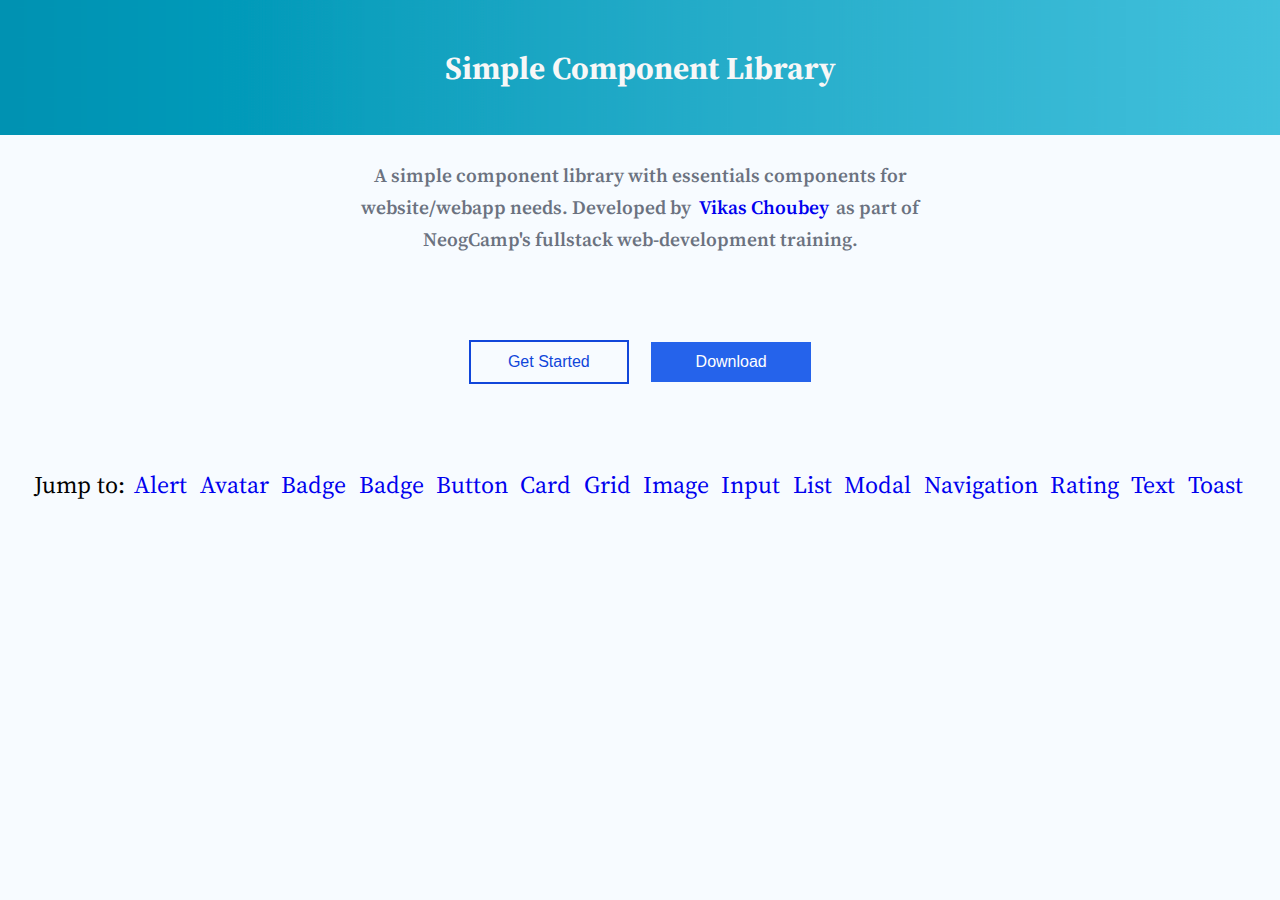
<file: index.html>
<!DOCTYPE html>
<html lang="en">

<head>
    <meta charset="UTF-8" />
    <meta http-equiv="X-UA-Compatible" content="IE=edge" />
    <meta name="viewport" content="width=device-width, initial-scale=1.0" />
    <title>Simple CL</title>
    <link href="prism.css" rel="stylesheet" />
    <link href="//fonts.googleapis.com/css2?family=Material+Icons+Outlined&amp;v=1644152679482" rel="stylesheet" />
    <link rel="stylesheet" href="style.css" />
</head>

<body>
    <div class="gradient">
        <p class="bold font-lg">Simple Component Library</p>
    </div>
    <section id="header">
        <div class="subheading semibold mb">A simple component library with essentials components for website/webapp
            needs.
            Developed by <a href="https://www.github.com/Vikas2426">Vikas Choubey</a> as part of
            NeogCamp's fullstack web-development training.
        </div>
        <div class="mb">
            <a class="header-btn" href="./alert/index.html">
                <button class="btn btn-secondary">Get Started</button>
            </a>
            <a class="header-btn" href="https://github.com/Vikas2426/component-library">
                <button class="btn btn-primary">Download</button>
            </a>
        </div>
        <div class="mb">Jump to:
            <a href="./alert/index.html" rel="noopener noreferrer">Alert</a>
            <a href="./avatar/index.html" rel="noopener noreferrer">Avatar</a>
            <a href="./badge/index.html" rel="noopener noreferrer">Badge</a>
            <a href="./badge/index.html" rel="noopener noreferrer">Badge</a>
            <a href="./button/index.html" rel="noopener noreferrer">Button</a>
            <a href="./card/index.html" rel="noopener noreferrer">Card</a>
            <a href="./grid/index.html" rel="noopener noreferrer">Grid</a>
            <a href="./image/index.html" rel="noopener noreferrer">Image</a>
            <a href="./input/index.html" rel="noopener noreferrer">Input</a>
            <a href="./list/index.html" rel="noopener noreferrer">List</a>
            <a href="./modal/index.html" rel="noopener noreferrer">Modal</a>
            <a href="./nav/index.html" rel="noopener noreferrer">Navigation</a>
            <a href="./Rating/index.html" rel="noopener noreferrer">Rating</a>
            <a href="./Text/index.html" rel="noopener noreferrer">Text</a>
            <a href="./toast/index.html" rel="noopener noreferrer">Toast</a>
        </div>

    </section>

</body>

</html>
</file>
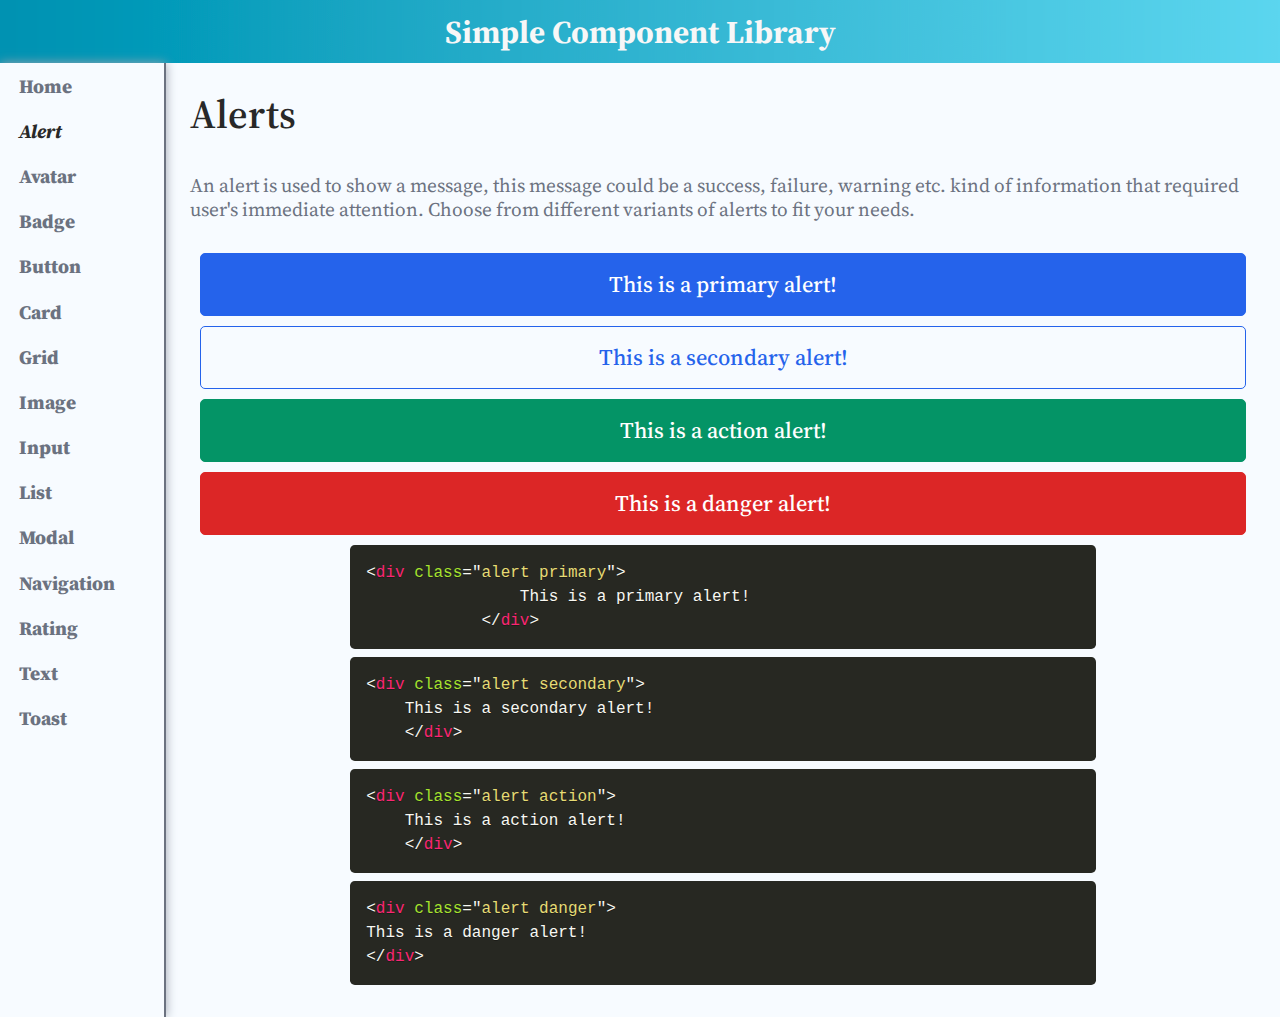
<file: alert/index.html>
<!DOCTYPE html>
<html lang="en">

<head>
    <meta charset="UTF-8" />
    <meta http-equiv="X-UA-Compatible" content="IE=edge" />
    <meta name="viewport" content="width=device-width, initial-scale=1.0" />
    <title>Simple CL</title>
    <link href="../prism.css" rel="stylesheet" />
    <link href="//fonts.googleapis.com/css2?family=Material+Icons+Outlined&amp;v=1644152679482" rel="stylesheet" />
    <link rel="stylesheet" href="style.css" />
    <link rel="stylesheet" href="../style.css" />
</head>

<body>
    <div class="gradient fixed-header">
        <p class="bold font-lg">Simple Component Library</p>
    </div>
    <div class="container" id="container">
        <nav class="nav-bar">
            <a class="nav-links" href="../index.html" rel="noopener noreferrer">Home</a>
            <a class="nav-links active" href="#" rel="noopener noreferrer">Alert</a>
            <a class="nav-links" href="../avatar/index.html" rel="noopener noreferrer">Avatar</a>
            <a class="nav-links" href="../badge/index.html#badge-avatars" rel="noopener noreferrer">Badge </a>
            <a class="nav-links" href="../button/index.html" rel="noopener noreferrer">Button</a>
            <a class="nav-links" href="../card/index.html#card-primary" rel="noopener noreferrer">Card</a>
            <a class="nav-links" href="../grid/index.html" rel="noopener noreferrer">Grid</a>
            <a class="nav-links" href="../image/index.html" rel="noopener noreferrer">Image</a>
            <a class="nav-links" href="../input/index.html#input-text" rel="noopener noreferrer">Input</a>
            <a class="nav-links" href="../list/index.html" rel="noopener noreferrer">List</a>
            <a class="nav-links" href="../modal/index.html" rel="noopener noreferrer">Modal</a>
            <a class="nav-links" href="../nav/index.html" rel="noopener noreferrer">Navigation</a>
            <a class="nav-links" href="../rating/index.html" rel="noopener noreferrer">Rating</a>
            <a class="nav-links" href="../text/index.html" rel="noopener noreferrer">Text</a>
            <a class="nav-links" href="../toast/index.html" rel="noopener noreferrer">Toast</a>
        </nav>
        <div class="library">
            <section id="alert">
                <p class="component-title">Alerts</p>

                <div class="font-md component-desc">
                    An alert is used to show a message, this message could be a success,
                    failure, warning etc. kind of information that required user's
                    immediate attention. Choose from different variants of alerts to fit
                    your needs.
                </div>
                <div class="alert primary">This is a primary alert!</div>
                <div class="alert secondary">This is a secondary alert!</div>
                <div class="alert action">This is a action alert!</div>
                <div class="alert danger">This is a danger alert!</div>
                <div class="code-container">
                    <pre><code class="language-html">
        &ltdiv class="alert primary"&gt
                        This is a primary alert!
                    &lt/div&gt
                    </code></pre>

                    <pre><code class="language-html">
                    &ltdiv class="alert secondary"&gt
                        This is a secondary alert!
                        &lt/div&gt
                    </code></pre>

                    <pre><code class="language-html">
                    &ltdiv class="alert action"&gt
                        This is a action alert!
                        &lt/div&gt
                    </code></pre>

                    <pre><code class="language-html">
                    &ltdiv class="alert danger"&gt
                    This is a danger alert!
                    &lt/div&gt
                </code></pre>
                </div>
            </section>
        </div>
    </div>
    <script src="../prism.js"></script>
</body>

</html>
</file>
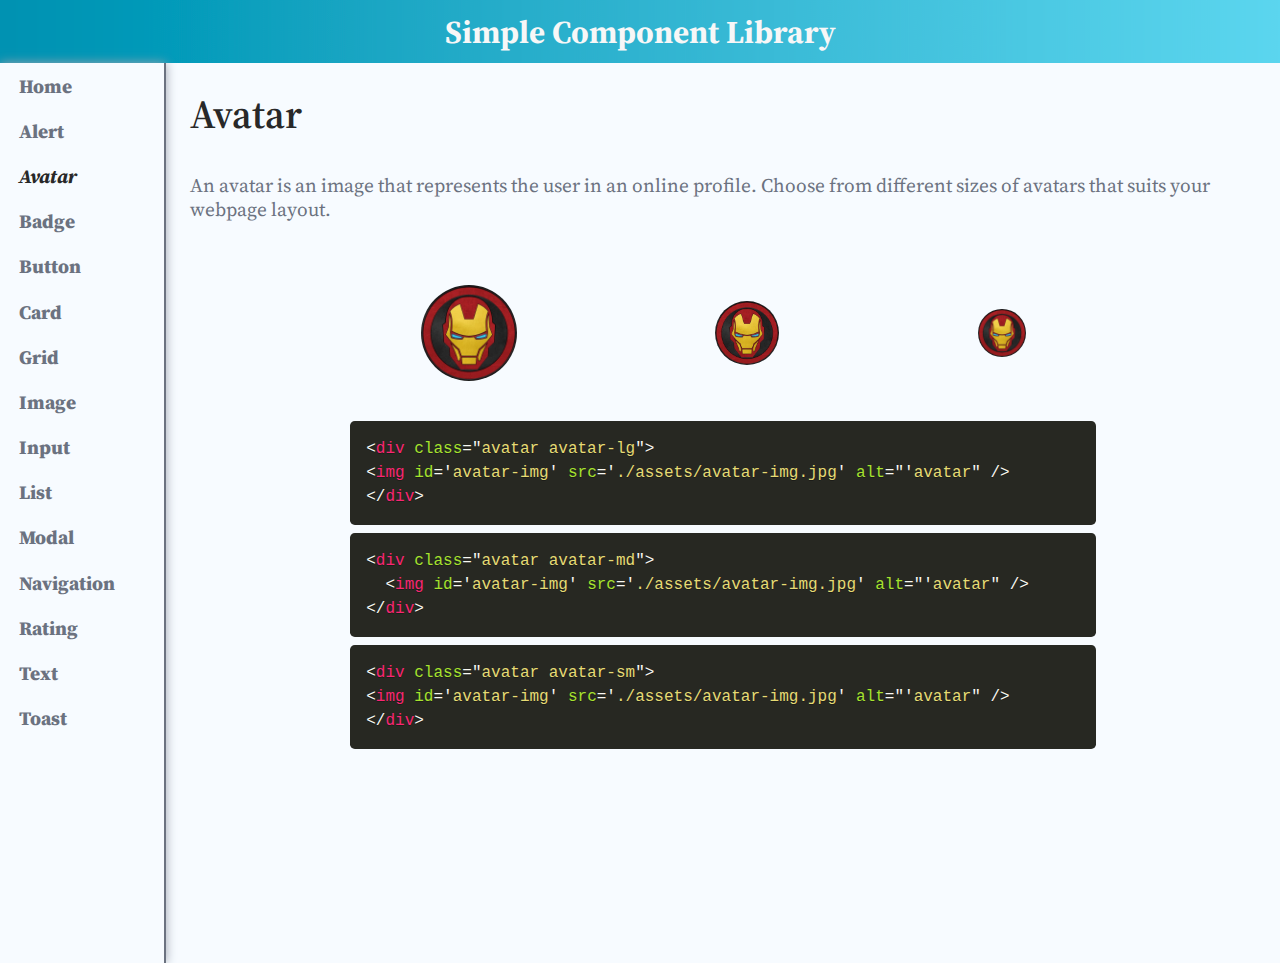
<file: avatar/index.html>
<!DOCTYPE html>
<html lang="en">

<head>
    <meta charset="UTF-8" />
    <meta http-equiv="X-UA-Compatible" content="IE=edge" />
    <meta name="viewport" content="width=device-width, initial-scale=1.0" />
    <title>Simple CL</title>
    <link href="../prism.css" rel="stylesheet" />
    <link href="//fonts.googleapis.com/css2?family=Material+Icons+Outlined&amp;v=1644152679482" rel="stylesheet" />
    <link rel="stylesheet" href="style.css" />
    <link rel="stylesheet" href="../style.css" />
</head>

<body>
    <div class="gradient fixed-header">
        <p class="bold font-lg">Simple Component Library</p>
    </div>
    <div class="container" id="container">
        <nav class="nav-bar">
            <a class="nav-links" href="../index.html" rel="noopener noreferrer">Home</a>
            <a class="nav-links" href="../alert/index.html" rel="noopener noreferrer">Alert</a>
            <a class="nav-links  active" href="#" rel="noopener noreferrer">Avatar</a>
            <a class="nav-links" href="../badge/index.html" rel="noopener noreferrer">Badge </a>
            <a class="nav-links" href="../button/index.html" rel="noopener noreferrer">Button</a>
            <a class="nav-links" href="../card/index.html" rel="noopener noreferrer">Card</a>
            <a class="nav-links" href="../grid/index.html" rel="noopener noreferrer">Grid</a>
            <a class="nav-links" href="../image/index.html" rel="noopener noreferrer">Image</a>
            <a class="nav-links" href="../input/index.html" rel="noopener noreferrer">Input</a>
            <a class="nav-links" href="../list/index.html" rel="noopener noreferrer">List</a>
            <a class="nav-links" href="../modal/index.html" rel="noopener noreferrer">Modal</a>
            <a class="nav-links" href="../nav/index.html" rel="noopener noreferrer">Navigation</a>
            <a class="nav-links" href="../rating/index.html" rel="noopener noreferrer">Rating</a>
            <a class="nav-links" href="../text/index.html" rel="noopener noreferrer">Text</a>
            <a class="nav-links" href="../toast/index.html" rel="noopener noreferrer">Toast</a>
        </nav>
        <div class="library">
            <section id="avatar">
                <p class="component-title">Avatar</p>

                <div class="font-md component-desc">
                    An avatar is an image that represents the user in an online profile.
                    Choose from different sizes of avatars that suits your webpage
                    layout.
                </div>
                <div class="example-container">
                    <div class="avatar avatar-lg">
                        <img id="avatar-img" src="./assets/avatar-img.jpg" alt="'avatar" loading="lazy" />
                    </div>
                    <div class="avatar avatar-md">
                        <img id="avatar-img" src="./assets/avatar-img.jpg" alt="'avatar" loading="lazy" />
                    </div>
                    <div class="avatar avatar-sm">
                        <img id="avatar-img" src="./assets/avatar-img.jpg" alt="'avatar" loading="lazy" />
                    </div>
                </div>
                <div class="code-container">
                    <pre><code class="language-html">
                    &ltdiv class="avatar avatar-lg"&gt
                    &ltimg id='avatar-img' src='./assets/avatar-img.jpg' alt="'avatar" /&gt
                    &lt/div&gt
                </code></pre>

                    <pre><code class="language-html">
                    &ltdiv class="avatar avatar-md"&gt
                  &ltimg id='avatar-img' src='./assets/avatar-img.jpg' alt="'avatar" /&gt
                &lt/div&gt
                        </code></pre>

                    <pre><code class="language-html">
                    &ltdiv class="avatar avatar-sm"&gt
                    &ltimg id='avatar-img' src='./assets/avatar-img.jpg' alt="'avatar" /&gt
                    &lt/div&gt
                </code></pre>
                </div>
            </section>
        </div>
    </div>
    <script src="../prism.js"></script>
</body>

</html>
</file>
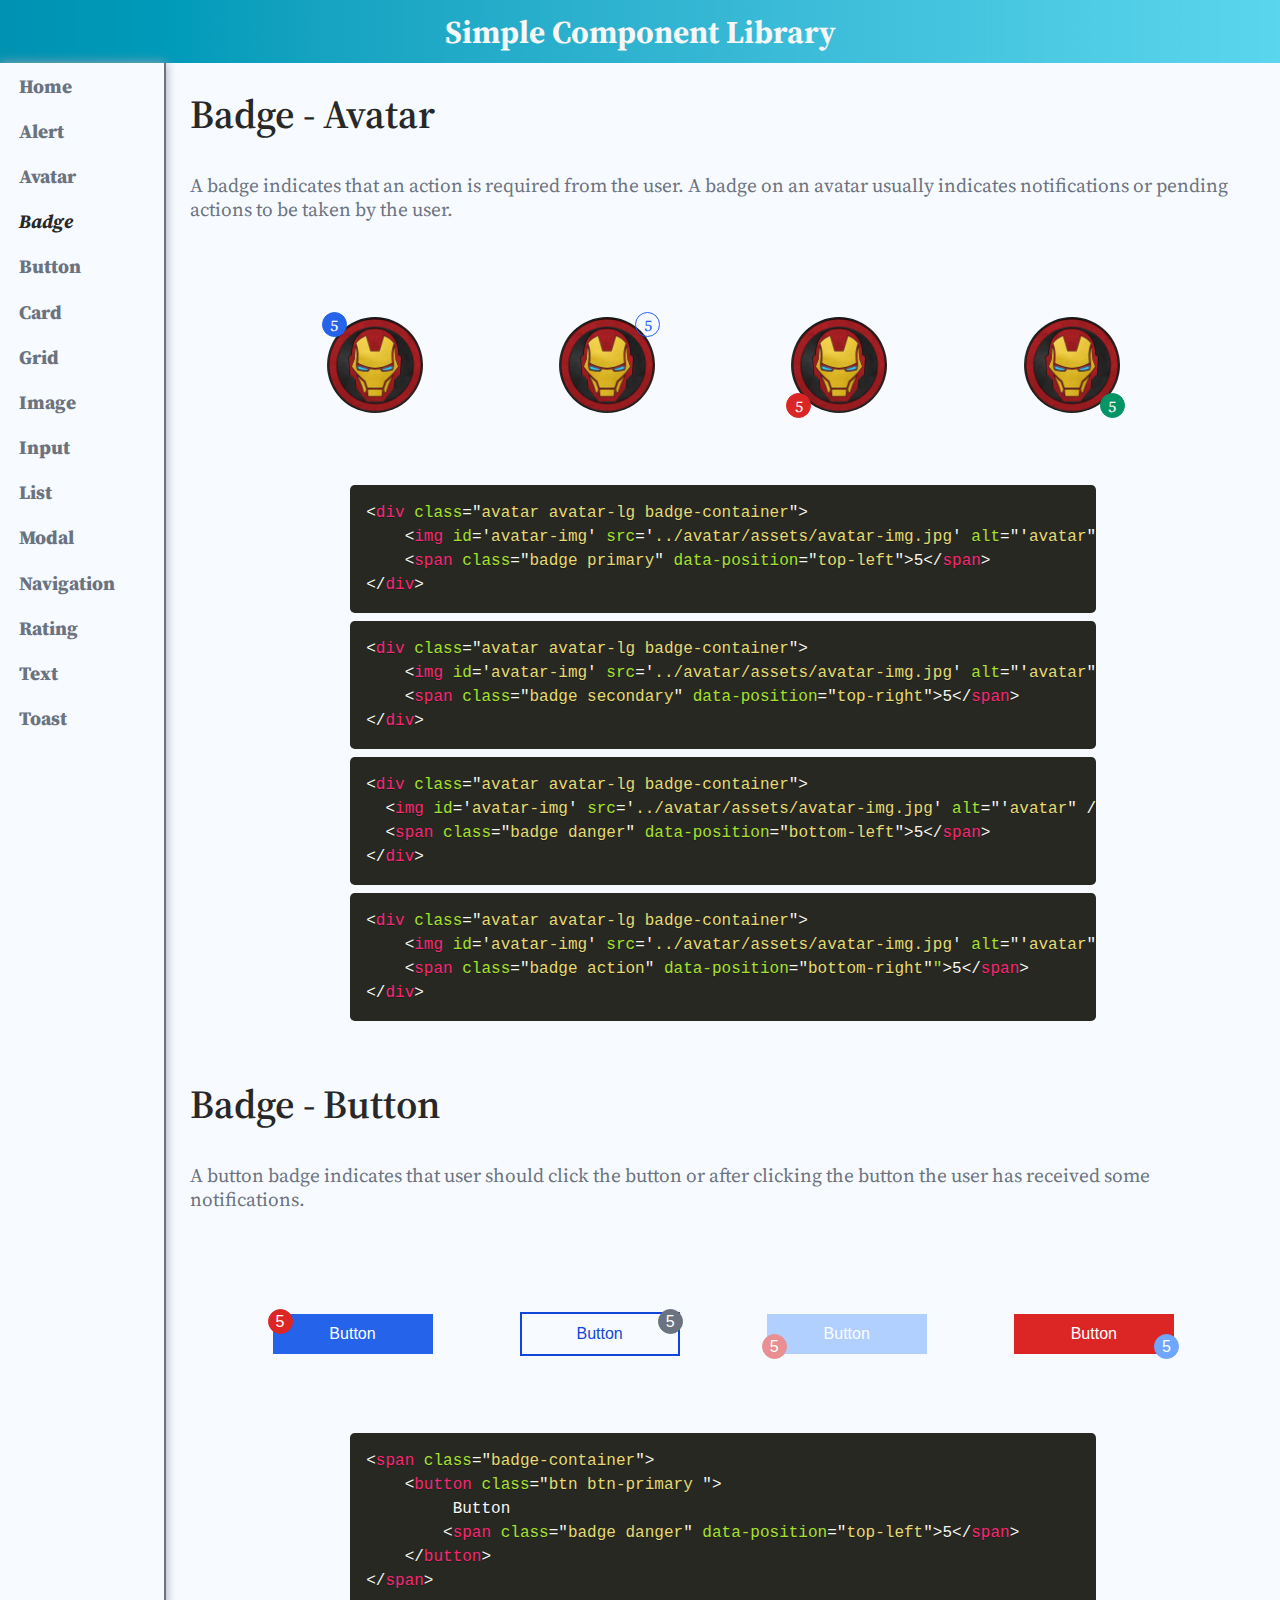
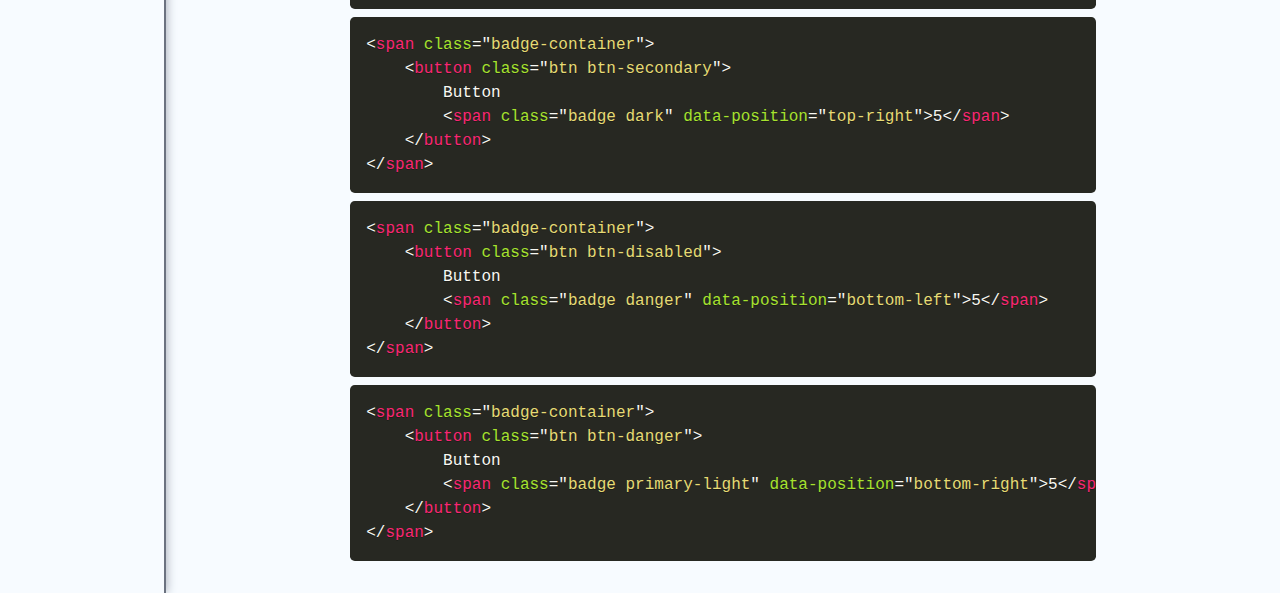
<file: badge/index.html>
<!DOCTYPE html>
<html lang="en">

<head>
    <meta charset="UTF-8" />
    <meta http-equiv="X-UA-Compatible" content="IE=edge" />
    <meta name="viewport" content="width=device-width, initial-scale=1.0" />
    <title>Simple CL</title>
    <link href="../prism.css" rel="stylesheet" />
    <link href="//fonts.googleapis.com/css2?family=Material+Icons+Outlined&amp;v=1644152679482" rel="stylesheet" />
    <link rel="stylesheet" href="style.css" />
    <link rel="stylesheet" href="../style.css" />
</head>

<body>
    <div class="gradient fixed-header">
        <p class="bold font-lg">Simple Component Library</p>
    </div>
    <div class="container" id="container">
        <nav class="nav-bar">
            <a class="nav-links" href="../index.html" rel="noopener noreferrer">Home</a>
            <a class="nav-links" href="../alert/index.html" rel="noopener noreferrer">Alert</a>
            <a class="nav-links" href="../avatar/index.html" rel="noopener noreferrer">Avatar</a>
            <a class="nav-links active" href="#" rel="noopener noreferrer">Badge </a>
            <a class="nav-links" href="../button/index.html" rel="noopener noreferrer">Button</a>
            <a class="nav-links" href="../card/index.html" rel="noopener noreferrer">Card</a>
            <a class="nav-links" href="../grid/index.html" rel="noopener noreferrer">Grid</a>
            <a class="nav-links" href="../image/index.html" rel="noopener noreferrer">Image</a>
            <a class="nav-links" href="../input/index.html" rel="noopener noreferrer">Input</a>
            <a class="nav-links" href="../list/index.html" rel="noopener noreferrer">List</a>
            <a class="nav-links" href="../modal/index.html" rel="noopener noreferrer">Modal</a>
            <a class="nav-links" href="../nav/index.html" rel="noopener noreferrer">Navigation</a>
            <a class="nav-links" href="../rating/index.html" rel="noopener noreferrer">Rating</a>
            <a class="nav-links" href="../text/index.html" rel="noopener noreferrer">Text</a>
            <a class="nav-links" href="../toast/index.html" rel="noopener noreferrer">Toast</a>
        </nav>
        <div class="library">
            <section id="badge-avatars">
                <p class="component-title">Badge - Avatar</p>

                <div class="font-md component-desc">
                    A badge indicates that an action is required from the user. A badge
                    on an avatar usually indicates notifications or pending actions to
                    be taken by the user.
                </div>
                <div class="example-container">
                    <div class="avatar avatar-lg badge-container">
                        <img id="avatar-img" src="../avatar/assets/avatar-img.jpg" alt="'avatar" loading="lazy" />
                        <span class="badge primary" data-position="top-left">5</span>
                    </div>
                    <div class="avatar avatar-lg badge-container">
                        <img id="avatar-img" src="../avatar/assets/avatar-img.jpg" alt="'avatar" loading="lazy" />
                        <span class="badge secondary" data-position="top-right">5</span>
                    </div>
                    <div class="avatar avatar-lg badge-container">
                        <img id="avatar-img" src="../avatar/assets/avatar-img.jpg" alt="'avatar" loading="lazy" />
                        <span class="badge danger" data-position="bottom-left">5</span>
                    </div>
                    <div class="avatar avatar-lg badge-container">
                        <img id="avatar-img" src="../avatar/assets/avatar-img.jpg" alt="'avatar" loading="lazy" />
                        <span class="badge action" data-position="bottom-right">5</span>
                    </div>
                </div>
                <div class="code-container">
                    <pre><code class="language-html">
                 &ltdiv class="avatar avatar-lg badge-container"&gt
                     &ltimg id='avatar-img' src='../avatar/assets/avatar-img.jpg' alt="'avatar" /&gt
                     &ltspan class="badge primary" data-position="top-left"&gt5&lt/span&gt
                 &lt/div&gt
                </code></pre>

                    <pre><code class="language-html">
                             &ltdiv class="avatar avatar-lg badge-container"&gt
                                 &ltimg id='avatar-img' src='../avatar/assets/avatar-img.jpg' alt="'avatar" /&gt
                                 &ltspan class="badge secondary" data-position="top-right"&gt5&lt/span&gt
                             &lt/div&gt
                        </code></pre>

                    <pre><code class="language-html">
                            &ltdiv class="avatar avatar-lg badge-container"&gt
                              &ltimg id='avatar-img' src='../avatar/assets/avatar-img.jpg' alt="'avatar" /&gt
                              &ltspan class="badge danger" data-position="bottom-left"&gt5&lt/span&gt
                            &lt/div&gt
                        </code></pre>

                    <pre><code class="language-html">
                                &ltdiv class="avatar avatar-lg badge-container"&gt
                                    &ltimg id='avatar-img' src='../avatar/assets/avatar-img.jpg' alt="'avatar" /&gt
                                    &ltspan class="badge action" data-position="bottom-right""&gt5&lt/span&gt
                                &lt/div&gt
        
                        </code></pre>
                </div>
            </section>
            <section id="badge-buttons">
                <p class="component-title">Badge - Button</p>

                <div class="font-md component-desc">
                    A button badge indicates that user should click the button or after
                    clicking the button the user has received some notifications.
                </div>
                <div class="example-container">
                    <span class="badge-container">
                        <button class="btn btn-primary">
                            Button
                            <span class="badge danger" data-position="top-left">5</span>
                        </button>
                    </span>
                    <span class="badge-container">
                        <button class="btn btn-secondary">
                            Button
                            <span class="badge dark" data-position="top-right">5</span>
                        </button>
                    </span>
                    <span class="badge-container">
                        <button class="btn btn-disabled">
                            Button
                            <span class="badge danger" data-position="bottom-left">5</span>
                        </button>
                    </span>
                    <span class="badge-container">
                        <button class="btn btn-danger">
                            Button
                            <span class="badge primary-light" data-position="bottom-right">5</span>
                        </button>
                    </span>
                </div>
                <div class="code-container">
                    <pre><code class="language-html">
                            &ltspan class="badge-container"&gt
                                &ltbutton class="btn btn-primary "&gt
                                     Button
                                    &ltspan class="badge danger" data-position="top-left"&gt5&lt/span&gt
                                &lt/button&gt
                            &lt/span&gt
                        </code></pre>

                    <pre><code class="language-html">
                            &ltspan class="badge-container"&gt
                                &ltbutton class="btn btn-secondary"&gt
                                    Button
                                    &ltspan class="badge dark" data-position="top-right"&gt5&lt/span&gt
                                &lt/button&gt
                            &lt/span&gt
                        </code></pre>

                    <pre><code class="language-html">
                            &ltspan class="badge-container"&gt
                                &ltbutton class="btn btn-disabled"&gt
                                    Button
                                    &ltspan class="badge danger" data-position="bottom-left"&gt5&lt/span&gt
                                &lt/button&gt
                            &lt/span&gt
                        </code></pre>

                    <pre><code class="language-html">
                            &ltspan class="badge-container"&gt
                                &ltbutton class="btn btn-danger"&gt
                                    Button
                                    &ltspan class="badge primary-light" data-position="bottom-right"&gt5&lt/span&gt
                                &lt/button&gt
                            &lt/span&gt
                        </code></pre>
                </div>
            </section>
        </div>
    </div>
    <script src="../prism.js"></script>
</body>

</html>
</file>
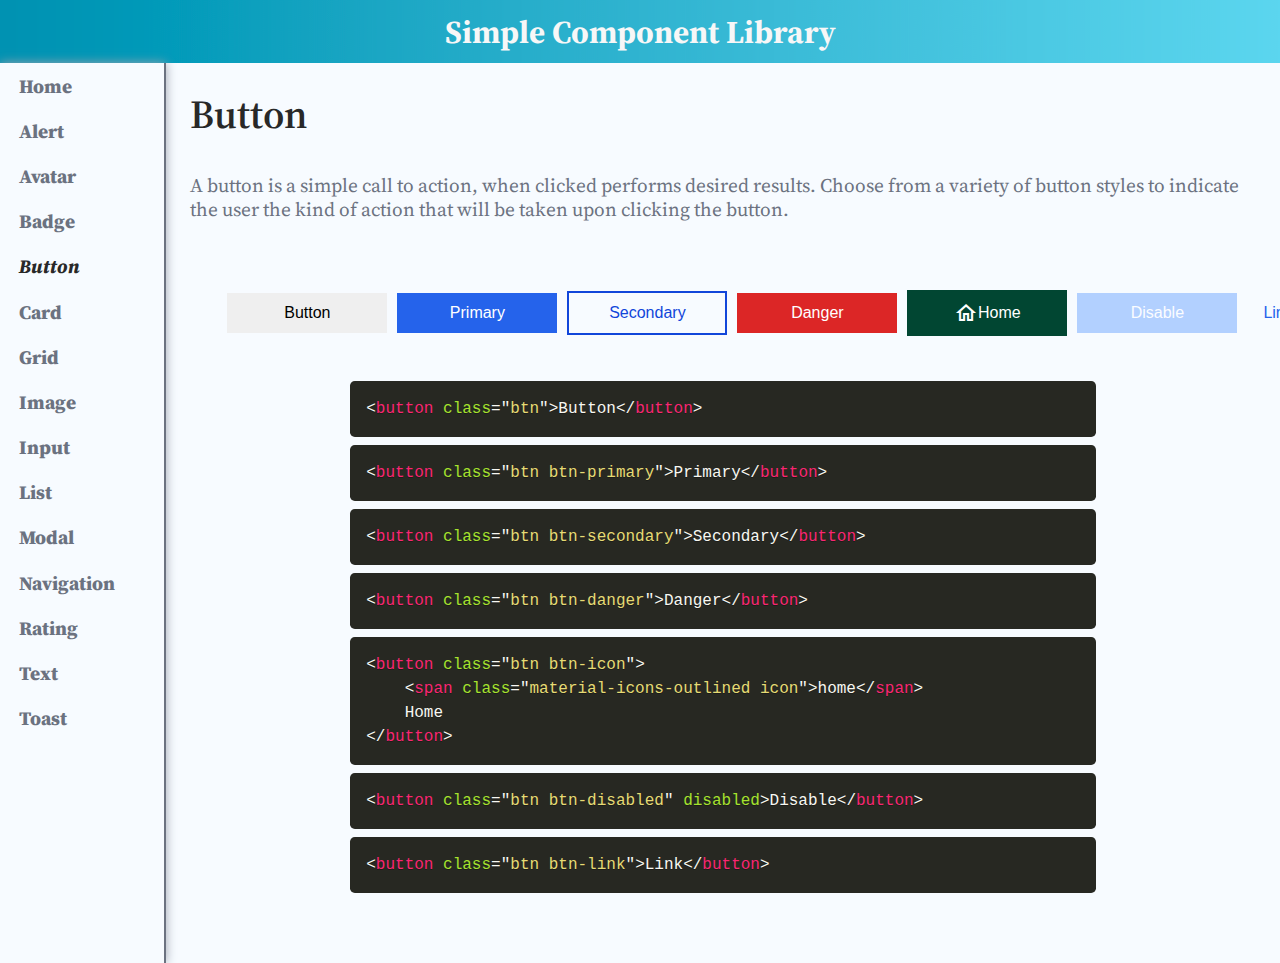
<file: button/index.html>
<!DOCTYPE html>
<html lang="en">

<head>
    <meta charset="UTF-8" />
    <meta http-equiv="X-UA-Compatible" content="IE=edge" />
    <meta name="viewport" content="width=device-width, initial-scale=1.0" />
    <title>Simple CL</title>
    <link href="../prism.css" rel="stylesheet" />
    <link href="//fonts.googleapis.com/css2?family=Material+Icons+Outlined&amp;v=1644152679482" rel="stylesheet" />
    <link rel="stylesheet" href="style.css" />
    <link rel="stylesheet" href="../style.css" />
</head>

<body>
    <div class="gradient fixed-header">
        <p class="bold font-lg">Simple Component Library</p>
    </div>
    <div class="container" id="container">
        <nav class="nav-bar">
            <a class="nav-links" href="../index.html" rel="noopener noreferrer">Home</a>
            <a class="nav-links" href="../alert/index.html" rel="noopener noreferrer">Alert</a>
            <a class="nav-links" href="../avatar/index.html" rel="noopener noreferrer">Avatar</a>
            <a class="nav-links" href="../badge/index.html" rel="noopener noreferrer">Badge </a>
            <a class="nav-links active" href="#" rel="noopener noreferrer">Button</a>
            <a class="nav-links" href="../card/index.html" rel="noopener noreferrer">Card</a>
            <a class="nav-links" href="../grid/index.html" rel="noopener noreferrer">Grid</a>
            <a class="nav-links" href="../image/index.html" rel="noopener noreferrer">Image</a>
            <a class="nav-links" href="../input/index.html" rel="noopener noreferrer">Input</a>
            <a class="nav-links" href="../list/index.html" rel="noopener noreferrer">List</a>
            <a class="nav-links" href="../modal/index.html" rel="noopener noreferrer">Modal</a>
            <a class="nav-links" href="../nav/index.html" rel="noopener noreferrer">Navigation</a>
            <a class="nav-links" href="../rating/index.html" rel="noopener noreferrer">Rating</a>
            <a class="nav-links" href="../text/index.html" rel="noopener noreferrer">Text</a>
            <a class="nav-links" href="../toast/index.html" rel="noopener noreferrer">Toast</a>
        </nav>
        <div class="library">
            <section id="button">
                <p class="component-title">Button</p>

                <div class="font-md component-desc">
                    A button is a simple call to action, when clicked performs desired
                    results. Choose from a variety of button styles to indicate the user
                    the kind of action that will be taken upon clicking the button.
                </div>
                <div class="example-container">
                    <button class="btn">Button</button>
                    <button class="btn btn-primary">Primary</button>
                    <button class="btn btn-secondary">Secondary</button>
                    <button class="btn btn-danger">Danger</button>
                    <button class="btn btn-icon">
                        <span class="material-icons-outlined icon">home</span>
                        Home
                    </button>
                    <button class="btn btn-disabled" disabled>Disable</button>
                    <button class="btn btn-link">Link</button>
                </div>
                <div class="code-container">
                    <pre><code class="language-html">
        &ltbutton class="btn"&gtButton&lt/button&gt
        
                </code></pre>

                    <pre><code class="language-html">
            &ltbutton class="btn btn-primary"&gtPrimary&lt/button&gt
                        </code></pre>

                    <pre><code class="language-html">
            &ltbutton class="btn btn-secondary"&gtSecondary&lt/button&gt
                        </code></pre>

                    <pre><code class="language-html">
            &ltbutton class="btn btn-danger"&gtDanger&lt/button&gt
                        </code></pre>

                    <pre><code class="language-html">
            &ltbutton class="btn btn-icon"&gt
                &ltspan class="material-icons-outlined icon"&gthome&lt/span&gt
                Home
            &lt/button&gt
                        </code></pre>

                    <pre><code class="language-html">
            &ltbutton class="btn btn-disabled" disabled&gtDisable&lt/button&gt
                        </code></pre>

                    <pre><code class="language-html">
            &ltbutton class="btn btn-link"&gtLink&lt/button&gt
                        </code></pre>
                </div>
            </section>
        </div>
    </div>
    <script src="../prism.js"></script>
</body>

</html>
</file>
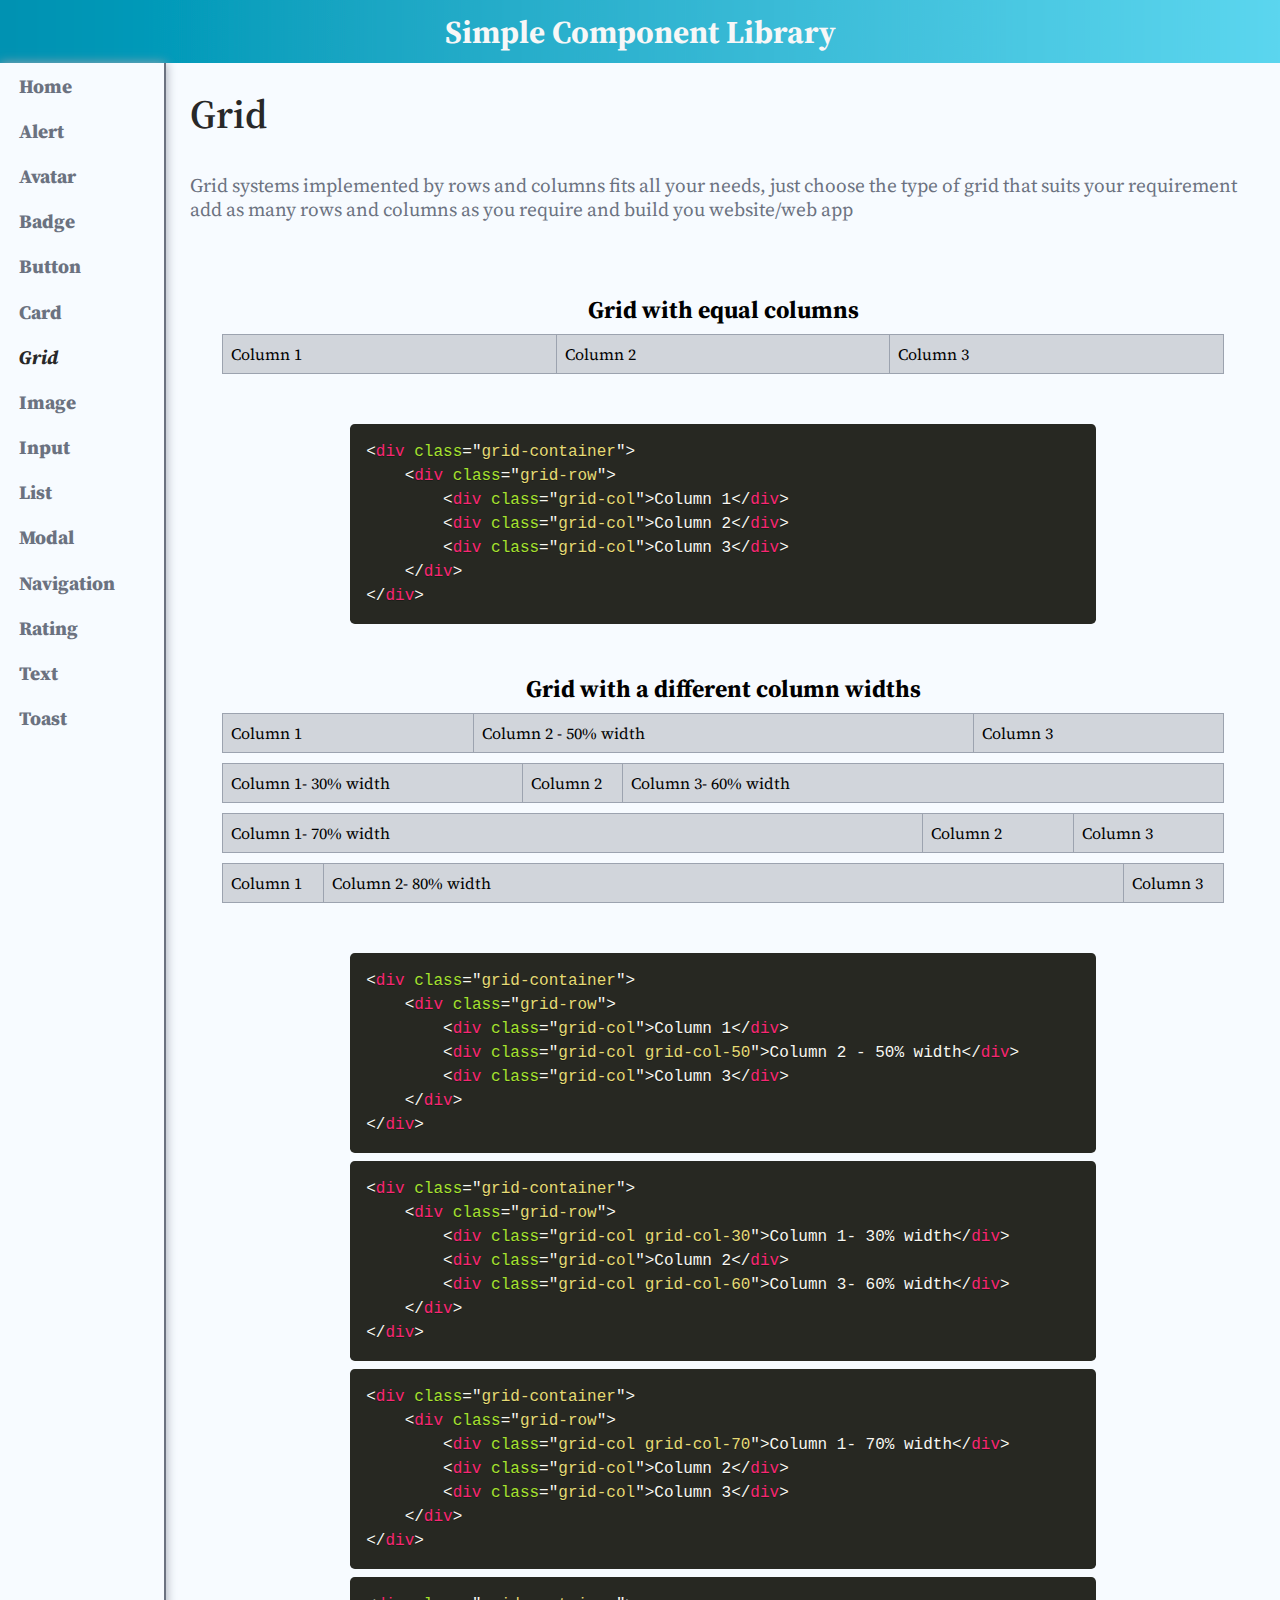
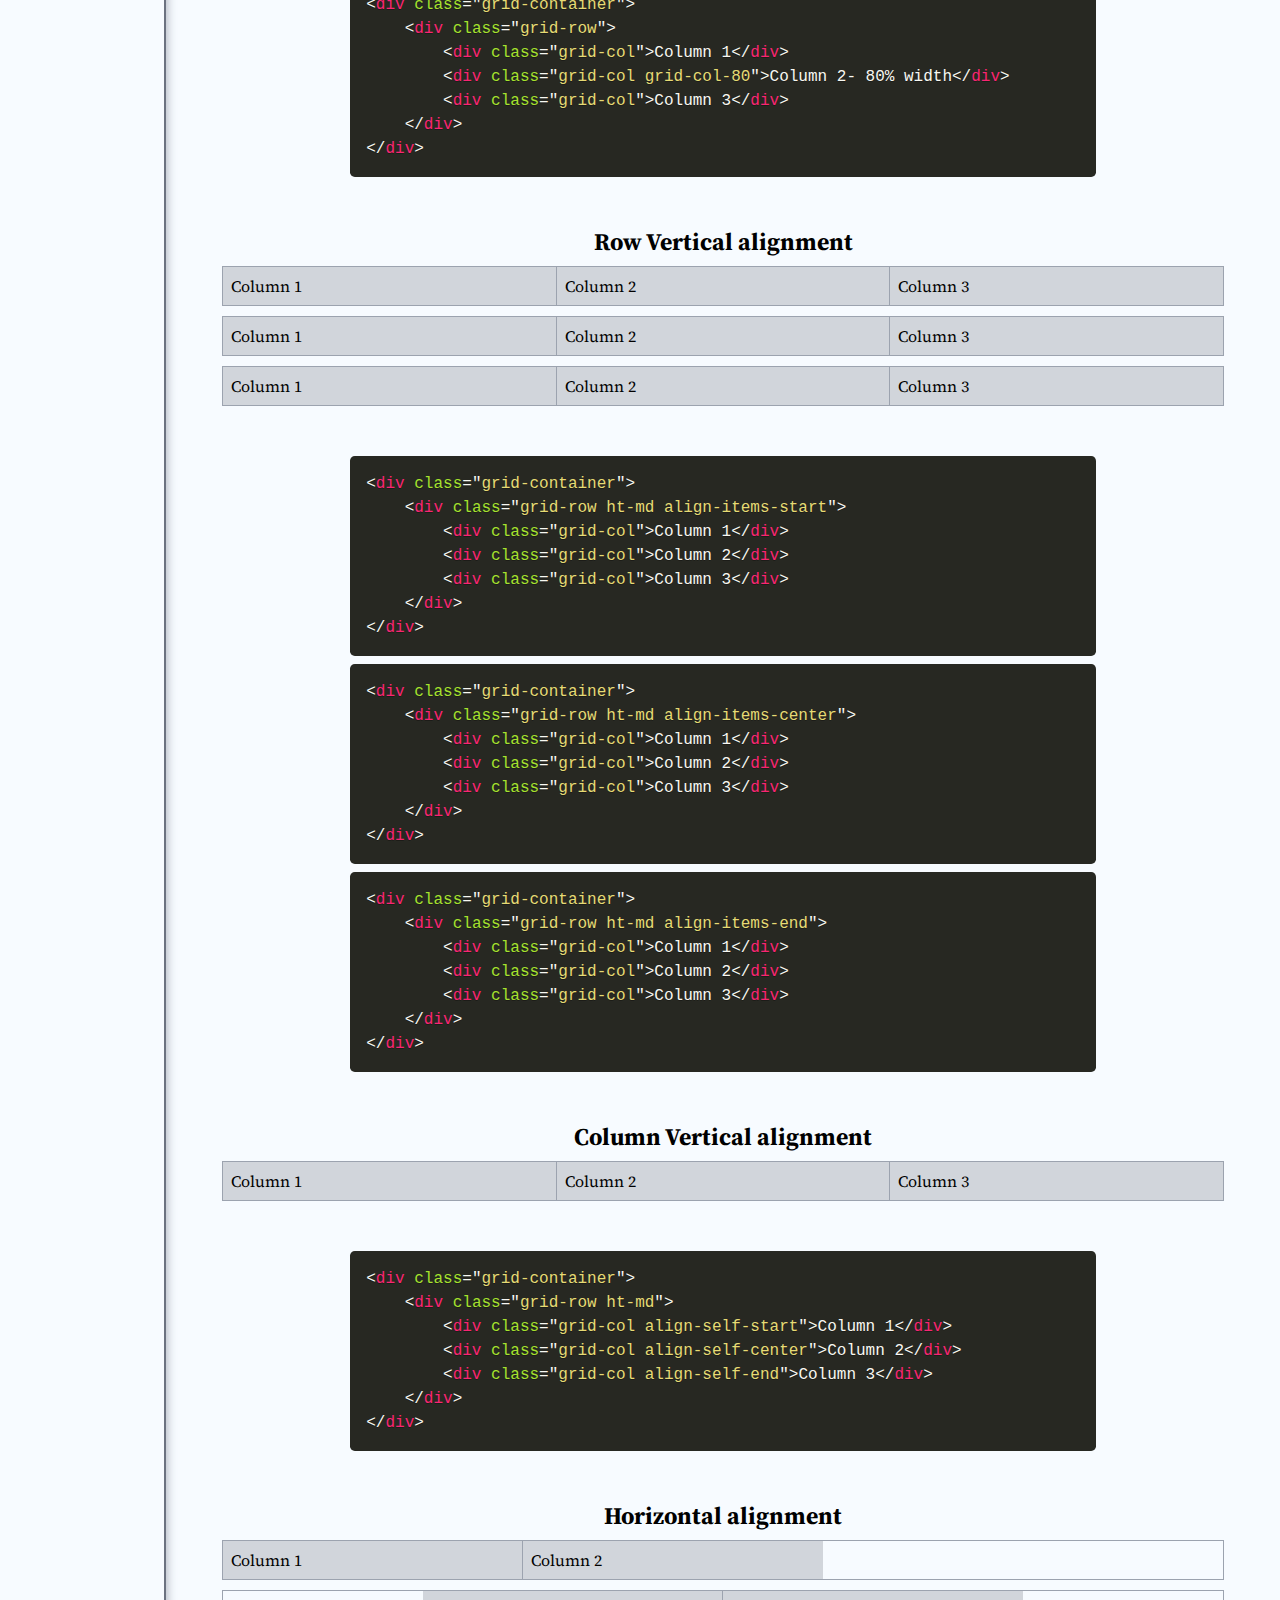
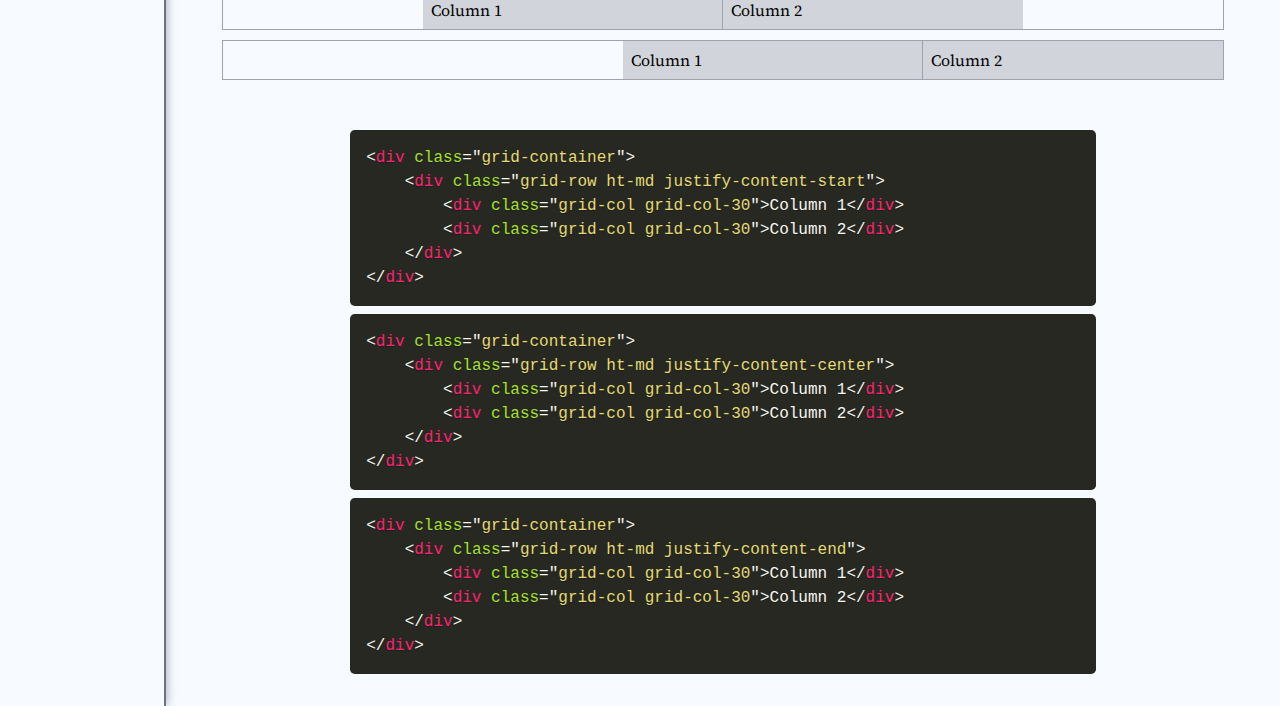
<file: grid/index.html>
<!DOCTYPE html>
<html lang="en">

<head>
    <meta charset="UTF-8" />
    <meta http-equiv="X-UA-Compatible" content="IE=edge" />
    <meta name="viewport" content="width=device-width, initial-scale=1.0" />
    <title>Simple CL</title>
    <link href="../prism.css" rel="stylesheet" />
    <link href="//fonts.googleapis.com/css2?family=Material+Icons+Outlined&amp;v=1644152679482" rel="stylesheet" />
    <link rel="stylesheet" href="style.css" />
    <link rel="stylesheet" href="../style.css" />
</head>

<body>
    <div class="gradient fixed-header">
        <p class="bold font-lg">Simple Component Library</p>
    </div>
    <div class="container" id="container">
        <nav class="nav-bar">
            <a class="nav-links" href="../index.html" rel="noopener noreferrer">Home</a>
            <a class="nav-links" href="../alert/index.html" rel="noopener noreferrer">Alert</a>
            <a class="nav-links" href="../avatar/index.html" rel="noopener noreferrer">Avatar</a>
            <a class="nav-links" href="../badge/index.html" rel="noopener noreferrer">Badge </a>
            <a class="nav-links" href="../button/index.html" rel="noopener noreferrer">Button</a>
            <a class="nav-links" href="../card/index.html" rel="noopener noreferrer">Card</a>
            <a class="nav-links active" href="#" rel="noopener noreferrer">Grid</a>
            <a class="nav-links" href="../image/index.html" rel="noopener noreferrer">Image</a>
            <a class="nav-links" href="../input/index.html" rel="noopener noreferrer">Input</a>
            <a class="nav-links" href="../list/index.html" rel="noopener noreferrer">List</a>
            <a class="nav-links" href="../modal/index.html" rel="noopener noreferrer">Modal</a>
            <a class="nav-links" href="../nav/index.html" rel="noopener noreferrer">Navigation</a>
            <a class="nav-links" href="../rating/index.html" rel="noopener noreferrer">Rating</a>
            <a class="nav-links" href="../text/index.html" rel="noopener noreferrer">Text</a>
            <a class="nav-links" href="../toast/index.html" rel="noopener noreferrer">Toast</a>
        </nav>
        <div class="library">
            <section id="grid">
                <p class="component-title">Grid</p>

                <div class="font-md component-desc">
                    Grid systems implemented by rows and columns fits all your needs, just choose the type of grid that
                    suits your requirement add as many rows and columns as you require and build you website/web app
                </div>
                <div class="example-container flex-direction-column">
                    <h2>Grid with equal columns</h2>
                    <div class="grid-container">
                        <div class="grid-row">
                            <div class="grid-col">Column 1</div>
                            <div class="grid-col">Column 2</div>
                            <div class="grid-col">Column 3</div>
                        </div>
                    </div>
                </div>
                <div class="code-container">
                    <pre><code class="language-html">
    &ltdiv class="grid-container"&gt
        &ltdiv class="grid-row"&gt
            &ltdiv class="grid-col"&gtColumn 1&lt/div&gt
            &ltdiv class="grid-col"&gtColumn 2&lt/div&gt
            &ltdiv class="grid-col"&gtColumn 3&lt/div&gt
        &lt/div&gt
    &lt/div&gt
                </code></pre>
                </div>
                <div class="example-container flex-direction-column">
                    <h2>Grid with a different column widths</h2>
                    <div class="grid-container">
                        <div class="grid-row">
                            <div class="grid-col">Column 1</div>
                            <div class="grid-col grid-col-50">Column 2 - 50% width</div>
                            <div class="grid-col">Column 3</div>
                        </div>
                    </div>
                    <div class="grid-container">
                        <div class="grid-row">
                            <div class="grid-col grid-col-30">Column 1- 30% width</div>
                            <div class="grid-col">Column 2</div>
                            <div class="grid-col grid-col-60">Column 3- 60% width</div>
                        </div>
                    </div>

                    <div class="grid-container">
                        <div class="grid-row">
                            <div class="grid-col grid-col-70">Column 1- 70% width</div>
                            <div class="grid-col">Column 2</div>
                            <div class="grid-col">Column 3</div>
                        </div>
                    </div>
                    <div class="grid-container">
                        <div class="grid-row">
                            <div class="grid-col">Column 1</div>
                            <div class="grid-col  grid-col-80">Column 2- 80% width</div>
                            <div class="grid-col">Column 3</div>
                        </div>
                    </div>
                </div>
                <div class="code-container">
                    <pre><code class="language-html">
                        &ltdiv class="grid-container"&gt
                            &ltdiv class="grid-row"&gt
                                &ltdiv class="grid-col"&gtColumn 1&lt/div&gt
                                &ltdiv class="grid-col grid-col-50"&gtColumn 2 - 50% width&lt/div&gt
                                &ltdiv class="grid-col"&gtColumn 3&lt/div&gt
                            &lt/div&gt
                        &lt/div&gt
                    </code></pre>

                    <pre><code class="language-html">
                        &ltdiv class="grid-container"&gt
                            &ltdiv class="grid-row"&gt
                                &ltdiv class="grid-col grid-col-30"&gtColumn 1- 30% width&lt/div&gt
                                &ltdiv class="grid-col"&gtColumn 2&lt/div&gt
                                &ltdiv class="grid-col grid-col-60"&gtColumn 3- 60% width&lt/div&gt
                            &lt/div&gt
                        &lt/div&gt
                    </code></pre>

                    <pre><code class="language-html">
                        &ltdiv class="grid-container"&gt
                            &ltdiv class="grid-row"&gt
                                &ltdiv class="grid-col grid-col-70"&gtColumn 1- 70% width&lt/div&gt
                                &ltdiv class="grid-col"&gtColumn 2&lt/div&gt
                                &ltdiv class="grid-col"&gtColumn 3&lt/div&gt
                            &lt/div&gt
                        &lt/div&gt
                    </code></pre>
                    <pre><code class="language-html">
                        &ltdiv class="grid-container"&gt
                            &ltdiv class="grid-row"&gt
                                &ltdiv class="grid-col"&gtColumn 1&lt/div&gt
                                &ltdiv class="grid-col grid-col-80"&gtColumn 2- 80% width&lt/div&gt
                                &ltdiv class="grid-col"&gtColumn 3&lt/div&gt
                            &lt/div&gt
                        &lt/div&gt
                    </code></pre>
                </div>
                <div class="example-container flex-direction-column">
                    <h2>Row Vertical alignment</h2>
                    <div class="grid-container">
                        <div class="grid-row ht-md align-items-start">
                            <div class="grid-col">Column 1</div>
                            <div class="grid-col">Column 2</div>
                            <div class="grid-col">Column 3</div>
                        </div>
                    </div>
                    <div class="grid-container">
                        <div class="grid-row ht-md align-items-center">
                            <div class="grid-col">Column 1</div>
                            <div class="grid-col">Column 2</div>
                            <div class="grid-col">Column 3</div>
                        </div>
                    </div>
                    <div class="grid-container">
                        <div class="grid-row ht-md align-items-end">
                            <div class="grid-col">Column 1</div>
                            <div class="grid-col">Column 2</div>
                            <div class="grid-col">Column 3</div>
                        </div>
                    </div>
                </div>
                <div class="code-container">
                    <pre><code class="language-html">
                        &ltdiv class="grid-container"&gt
                            &ltdiv class="grid-row ht-md align-items-start"&gt
                                &ltdiv class="grid-col"&gtColumn 1&lt/div&gt
                                &ltdiv class="grid-col"&gtColumn 2&lt/div&gt
                                &ltdiv class="grid-col"&gtColumn 3&lt/div&gt
                            &lt/div&gt
                        &lt/div&gt
                     </code></pre>

                    <pre><code class="language-html">
                        &ltdiv class="grid-container"&gt
                            &ltdiv class="grid-row ht-md align-items-center"&gt
                                &ltdiv class="grid-col"&gtColumn 1&lt/div&gt
                                &ltdiv class="grid-col"&gtColumn 2&lt/div&gt
                                &ltdiv class="grid-col"&gtColumn 3&lt/div&gt
                            &lt/div&gt
                        &lt/div&gt
                    </code></pre>

                    <pre><code class="language-html">
                        &ltdiv class="grid-container"&gt
                            &ltdiv class="grid-row ht-md align-items-end"&gt
                                &ltdiv class="grid-col"&gtColumn 1&lt/div&gt
                                &ltdiv class="grid-col"&gtColumn 2&lt/div&gt
                                &ltdiv class="grid-col"&gtColumn 3&lt/div&gt
                            &lt/div&gt
                        &lt/div&gt
                    </code></pre>
                </div>
                <div class="example-container flex-direction-column">
                    <h2>Column Vertical alignment</h2>
                    <div class="grid-container">
                        <div class="grid-row ht-md">
                            <div class="grid-col align-self-start">Column 1</div>
                            <div class="grid-col align-self-center">Column 2</div>
                            <div class="grid-col align-self-end">Column 3</div>
                        </div>
                    </div>
                </div>
                <div class="code-container">
                    <pre><code class="language-html">
                        &ltdiv class="grid-container"&gt
                            &ltdiv class="grid-row ht-md"&gt
                                &ltdiv class="grid-col align-self-start"&gtColumn 1&lt/div&gt
                                &ltdiv class="grid-col align-self-center"&gtColumn 2&lt/div&gt
                                &ltdiv class="grid-col align-self-end"&gtColumn 3&lt/div&gt
                            &lt/div&gt
                        &lt/div&gt
                    </code></pre>
                </div>
                <div class="example-container flex-direction-column">
                    <h2>Horizontal alignment</h2>
                    <div class="grid-container">
                        <div class="grid-row ht-md justify-content-start">
                            <div class="grid-col grid-col-30">Column 1</div>
                            <div class="grid-col grid-col-30">Column 2</div>
                        </div>
                    </div>
                    <div class="grid-container">
                        <div class="grid-row ht-md justify-content-center">
                            <div class="grid-col grid-col-30">Column 1</div>
                            <div class="grid-col grid-col-30">Column 2</div>
                        </div>
                    </div>
                    <div class="grid-container">
                        <div class="grid-row ht-md justify-content-end">
                            <div class="grid-col grid-col-30">Column 1</div>
                            <div class="grid-col grid-col-30">Column 2</div>
                        </div>
                    </div>
                </div>
                <div class="code-container">
                    <pre><code class="language-html">
                        &ltdiv class="grid-container"&gt
                            &ltdiv class="grid-row ht-md justify-content-start"&gt
                                &ltdiv class="grid-col grid-col-30"&gtColumn 1&lt/div&gt
                                &ltdiv class="grid-col grid-col-30"&gtColumn 2&lt/div&gt
                            &lt/div&gt
                        &lt/div&gt
                    </code></pre>

                    <pre><code class="language-html">
                        &ltdiv class="grid-container"&gt
                            &ltdiv class="grid-row ht-md justify-content-center"&gt
                                &ltdiv class="grid-col grid-col-30"&gtColumn 1&lt/div&gt
                                &ltdiv class="grid-col grid-col-30"&gtColumn 2&lt/div&gt
                            &lt/div&gt
                        &lt/div&gt
                    </code></pre>

                    <pre><code class="language-html">
                        &ltdiv class="grid-container"&gt
                            &ltdiv class="grid-row ht-md justify-content-end"&gt
                                &ltdiv class="grid-col grid-col-30"&gtColumn 1&lt/div&gt
                                &ltdiv class="grid-col grid-col-30"&gtColumn 2&lt/div&gt
                            &lt/div&gt
                        &lt/div&gt
                    </code></pre>
                </div>
            </section>
        </div>
    </div>
    <script src="../prism.js"></script>
</body>

</html>
</file>
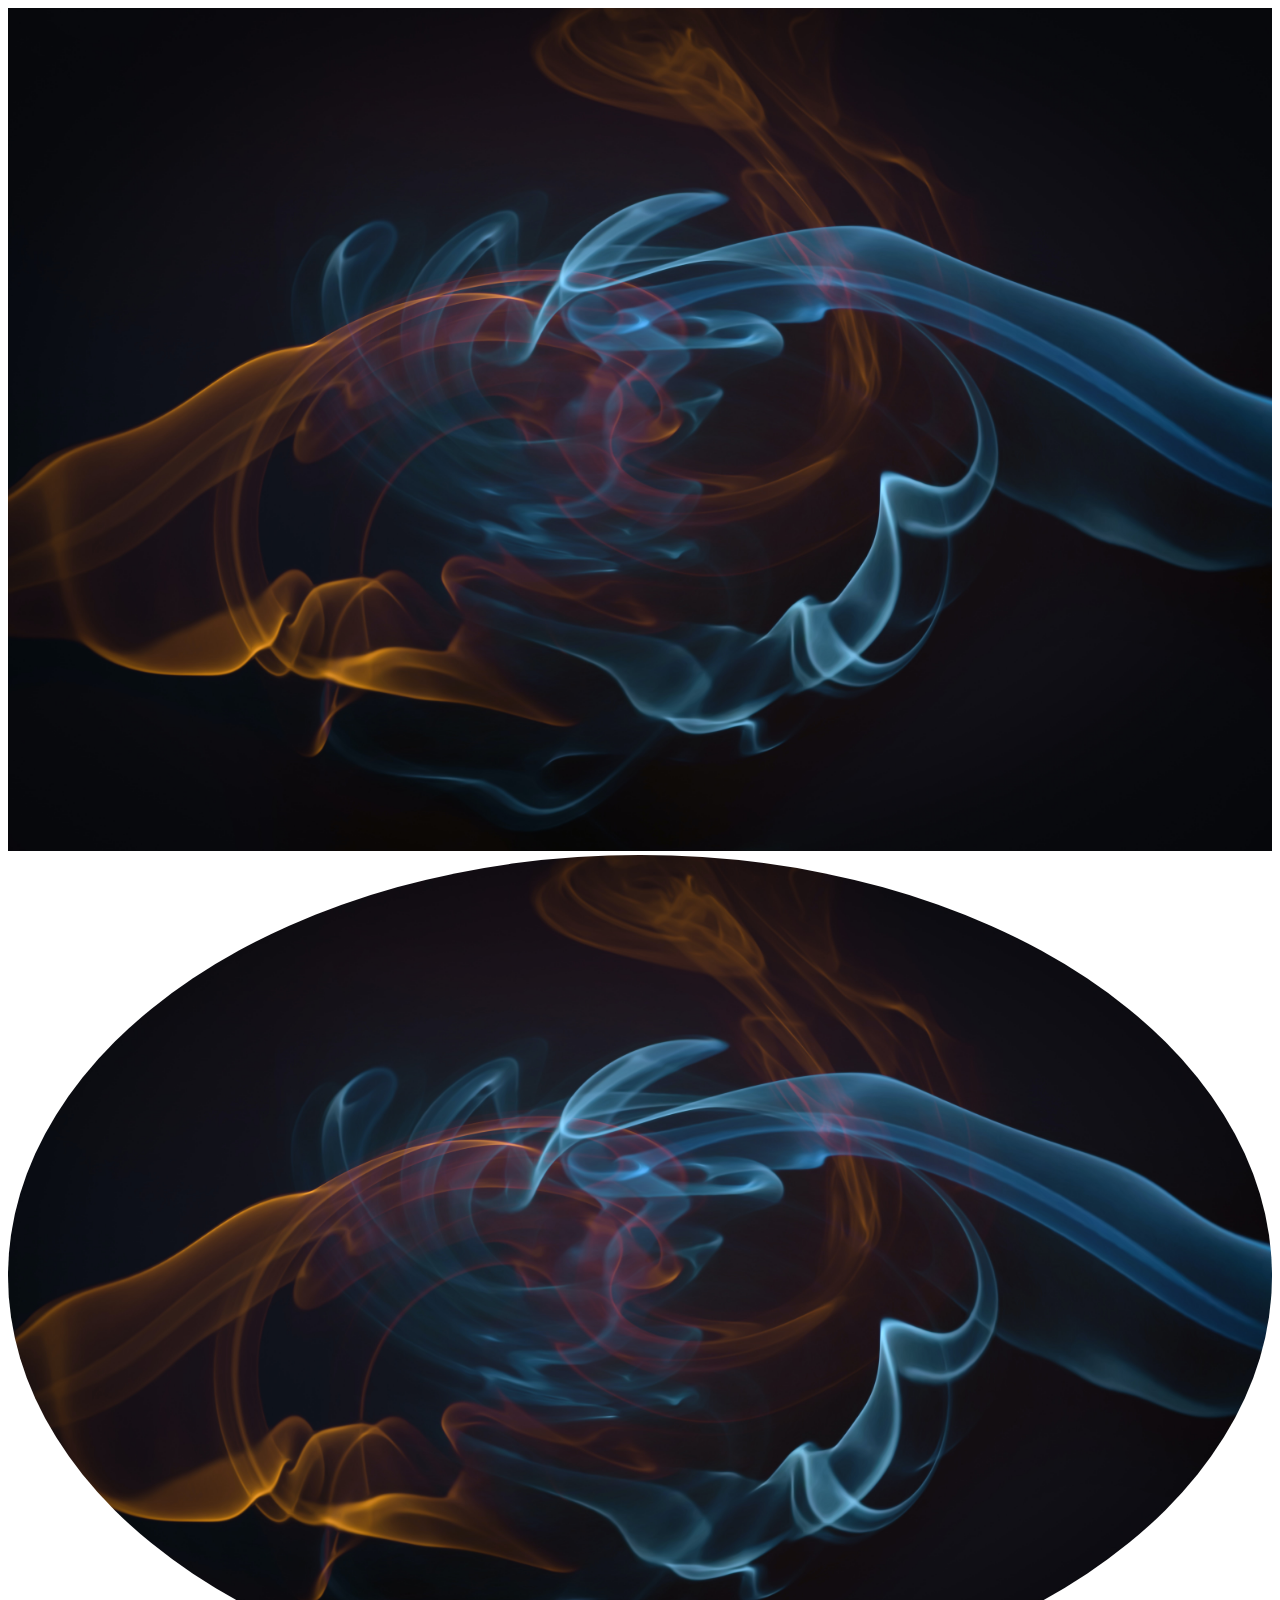
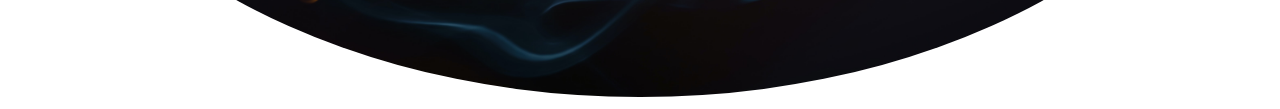
<file: image/index.html>
<!DOCTYPE html>
<html lang="en">

<head>
    <meta charset="UTF-8">
    <meta http-equiv="X-UA-Compatible" content="IE=edge">
    <meta name="viewport" content="width=device-width, initial-scale=1.0">
    <title>Image</title>
    <link rel="stylesheet" href="style.css">
</head>

<body>
    <div>
        <img class="image" src="./assets/image.jpg" alt="contemporary" srcset="">
    </div>
    <div>
        <img class="image image-round" src="./assets/image.jpg" alt="contemporary" srcset="">
    </div>
</body>

</html>
</file>
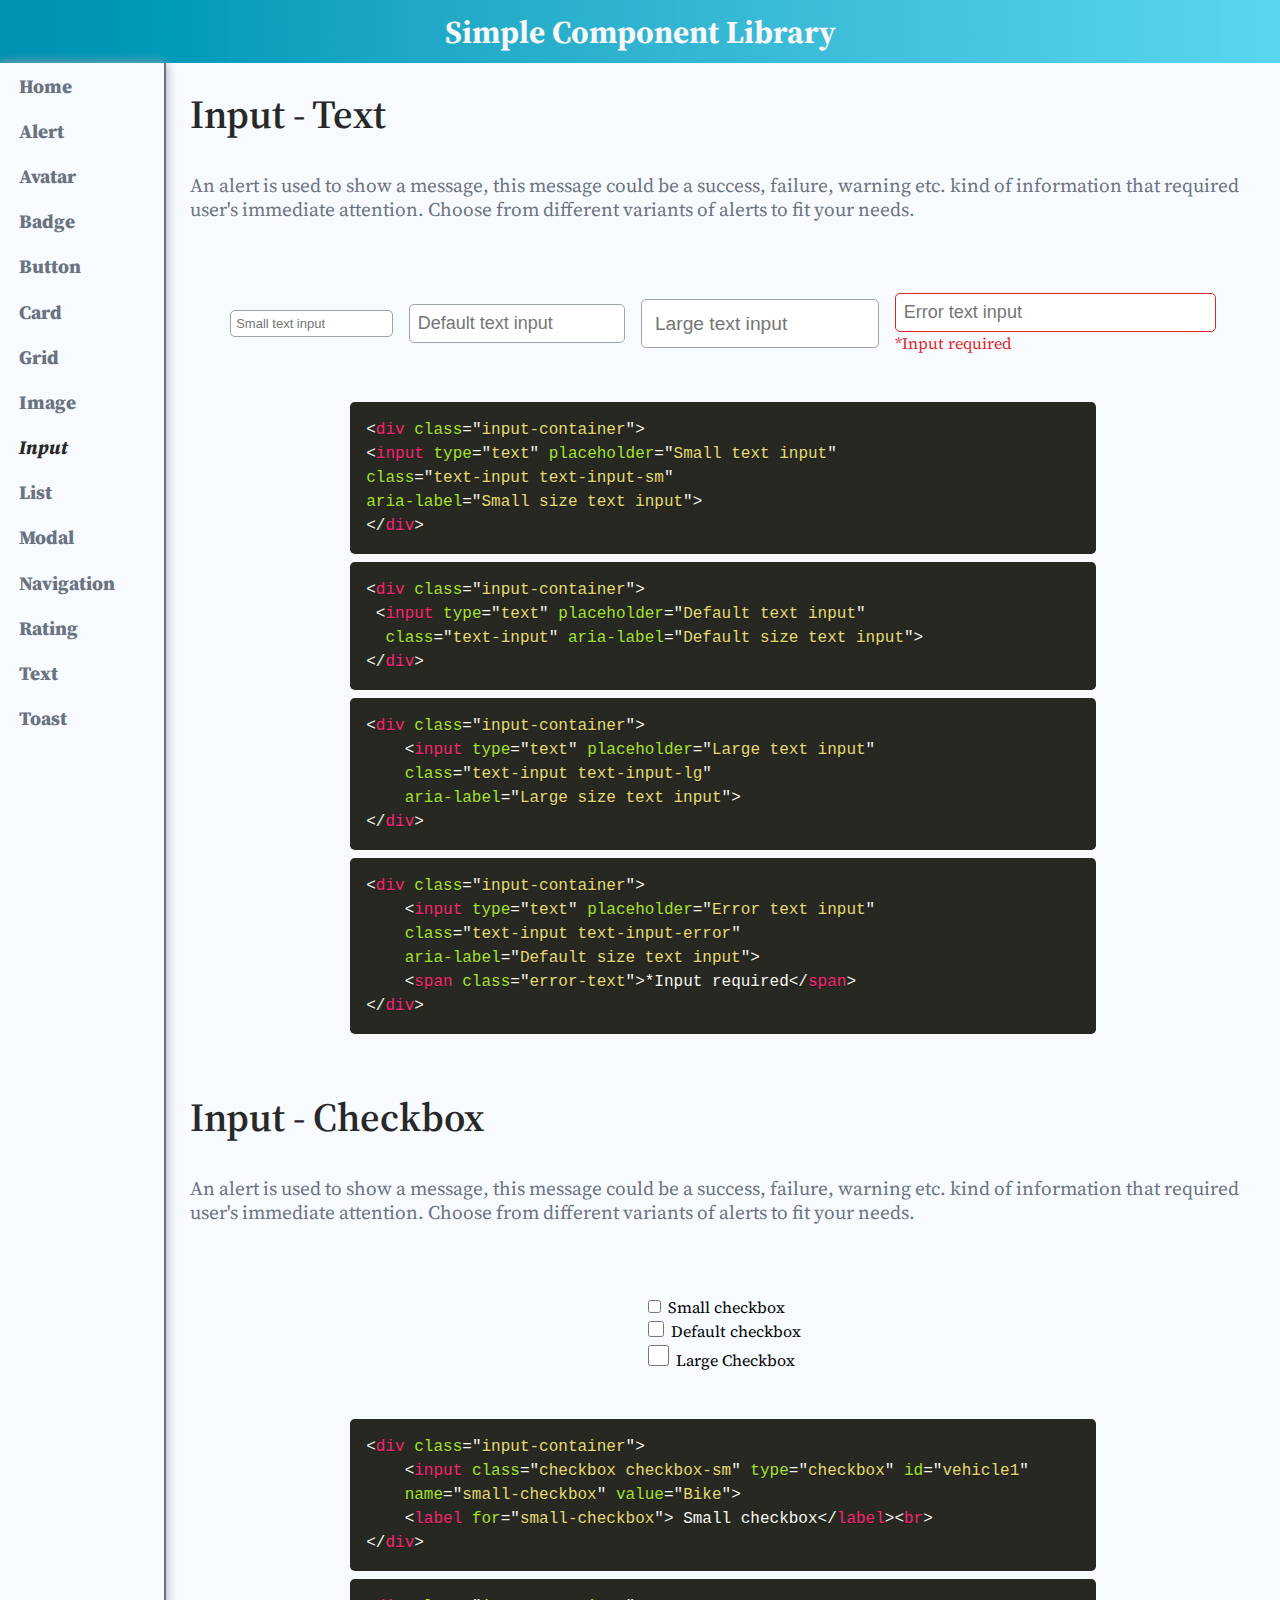
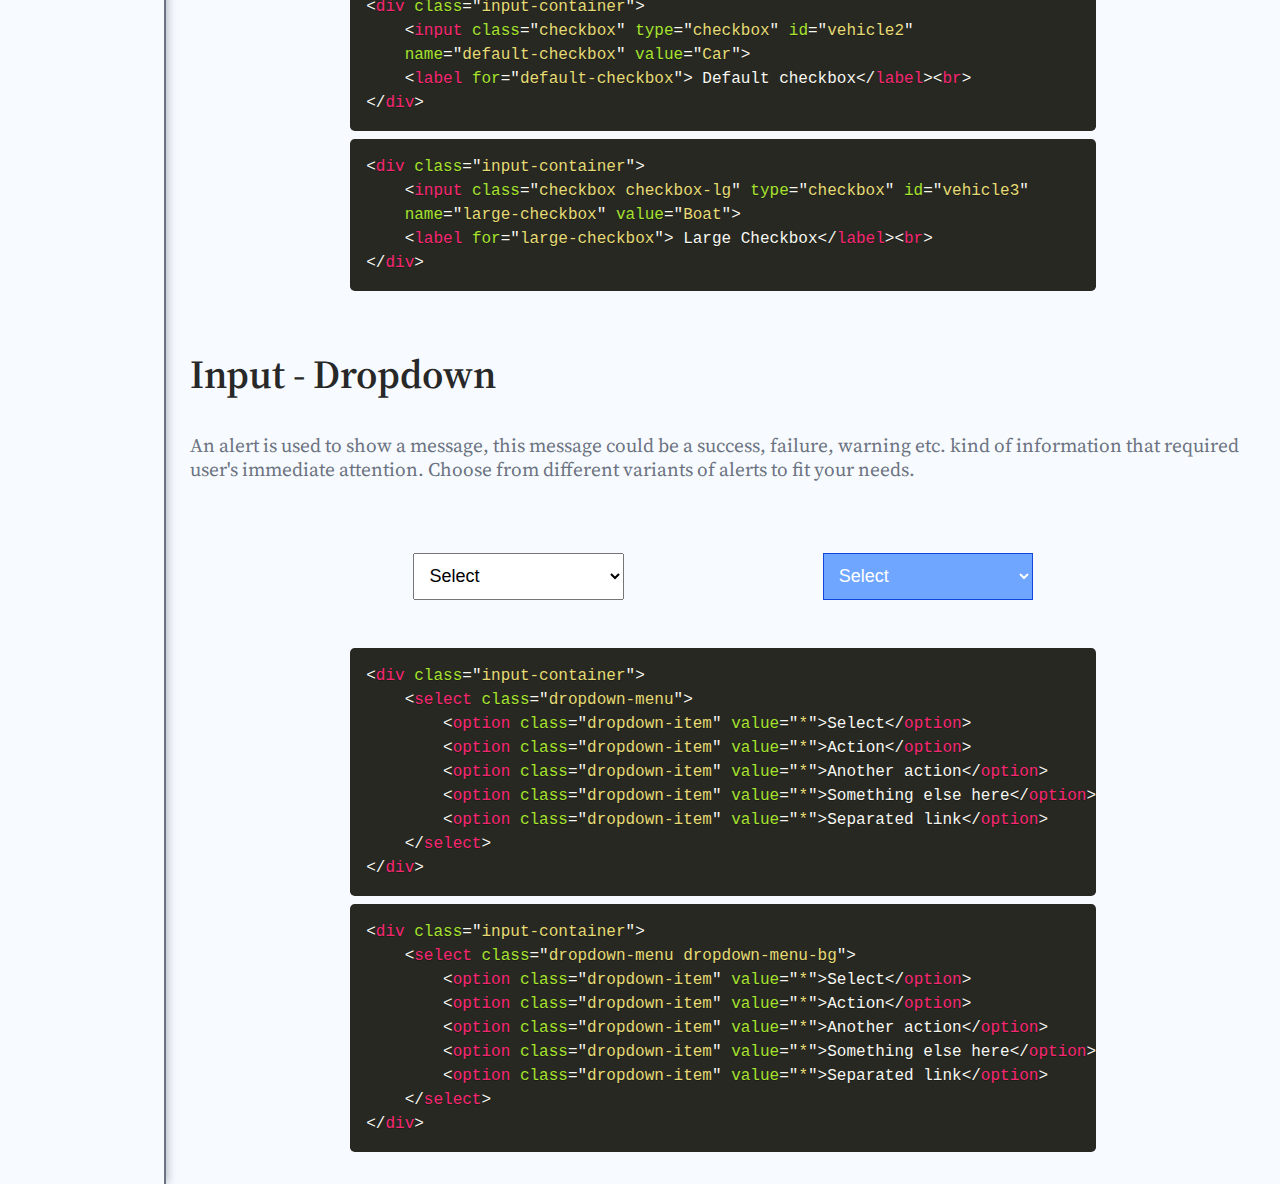
<file: input/index.html>
<!DOCTYPE html>
<html lang="en">

<head>
    <meta charset="UTF-8" />
    <meta http-equiv="X-UA-Compatible" content="IE=edge" />
    <meta name="viewport" content="width=device-width, initial-scale=1.0" />
    <title>Simple CL</title>
    <link href="../prism.css" rel="stylesheet" />
    <link href="//fonts.googleapis.com/css2?family=Material+Icons+Outlined&amp;v=1644152679482" rel="stylesheet" />
    <link rel="stylesheet" href="style.css" />
    <link rel="stylesheet" href="../style.css" />
</head>

<body>
    <div class="gradient fixed-header">
        <p class="bold font-lg">Simple Component Library</p>
    </div>
    <div class="container" id="container">
        <nav class="nav-bar">
            <a class="nav-links" href="../index.html" rel="noopener noreferrer">Home</a>
            <a class="nav-links" href="../alert/index.html" rel="noopener noreferrer">Alert</a>
            <a class="nav-links" href="../avatar/index.html" rel="noopener noreferrer">Avatar</a>
            <a class="nav-links" href="../badge/index.html" rel="noopener noreferrer">Badge </a>
            <a class="nav-links" href="../button/index.html" rel="noopener noreferrer">Button</a>
            <a class="nav-links" href="../card/index.html" rel="noopener noreferrer">Card</a>
            <a class="nav-links" href="../grid/index.html" rel="noopener noreferrer">Grid</a>
            <a class="nav-links" href="../image/index.html" rel="noopener noreferrer">Image</a>
            <a class="nav-links active" href="#" rel="noopener noreferrer">Input</a>
            <a class="nav-links" href="../list/index.html" rel="noopener noreferrer">List</a>
            <a class="nav-links" href="../modal/index.html" rel="noopener noreferrer">Modal</a>
            <a class="nav-links" href="../nav/index.html" rel="noopener noreferrer">Navigation</a>
            <a class="nav-links" href="../rating/index.html" rel="noopener noreferrer">Rating</a>
            <a class="nav-links" href="../text/index.html" rel="noopener noreferrer">Text</a>
            <a class="nav-links" href="../toast/index.html" rel="noopener noreferrer">Toast</a>
        </nav>
        <div class="library">
            <section id="input-text">
                <p class="component-title">Input - Text</p>

                <div class="font-md component-desc">
                    An alert is used to show a message, this message could be a success,
                    failure, warning etc. kind of information that required user's
                    immediate attention. Choose from different variants of alerts to fit
                    your needs.
                </div>
                <div class="example-container">
                    <div class="input-container">
                        <input type="text" placeholder="Small text input" class="text-input text-input-sm"
                            aria-label="Small size text input" />
                    </div>
                    <div class="input-container">
                        <input type="text" placeholder="Default text input" class="text-input"
                            aria-label="Default size text input" />
                    </div>
                    <div class="input-container">
                        <input type="text" placeholder="Large text input" class="text-input text-input-lg"
                            aria-label="Large size text input" />
                    </div>
                    <div class="input-container">
                        <input type="text" placeholder="Error text input" class="text-input text-input-error"
                            aria-label="Default size text input" />
                        <span class="error-text">*Input required</span>
                    </div>
                </div>
                <div class="code-container">
                    <pre><code class="language-html">
                        &ltdiv class="input-container"&gt
                        &ltinput type="text" placeholder="Small text input" 
                        class="text-input text-input-sm"
                        aria-label="Small size text input"&gt
                        &lt/div&gt
                        </code></pre>

                    <pre><code class="language-html">
                        &ltdiv class="input-container"&gt
                         &ltinput type="text" placeholder="Default text input"
                          class="text-input" aria-label="Default size text input"&gt
                        &lt/div&gt
                                    </code></pre>

                    <pre><code class="language-html">
                        &ltdiv class="input-container"&gt
                            &ltinput type="text" placeholder="Large text input" 
                            class="text-input text-input-lg"
                            aria-label="Large size text input"&gt
                        &lt/div&gt
                        </code></pre>

                    <pre><code class="language-html">
                &ltdiv class="input-container"&gt
                    &ltinput type="text" placeholder="Error text input" 
                    class="text-input text-input-error"
                    aria-label="Default size text input"&gt
                    &ltspan class="error-text"&gt*Input required&lt/span&gt
                &lt/div&gt
                        </code></pre>
                </div>
            </section>
            <section id="input-checkbox">
                <p class="component-title">Input - Checkbox</p>

                <div class="font-md component-desc">
                    An alert is used to show a message, this message could be a success,
                    failure, warning etc. kind of information that required user's
                    immediate attention. Choose from different variants of alerts to fit
                    your needs.
                </div>
                <div class="example-container">
                    <div class="input-container">
                        <input class="checkbox checkbox-sm" type="checkbox" id="vehicle1" name="small-checkbox"
                            value="Bike" />
                        <label for="small-checkbox"> Small checkbox</label><br />
                        <input class="checkbox" type="checkbox" id="vehicle2" name="default-checkbox" value="Car" />
                        <label for="default-checkbox"> Default checkbox</label><br />
                        <input class="checkbox checkbox-lg" type="checkbox" id="vehicle3" name="large-checkbox"
                            value="Boat" />
                        <label for="large-checkbox"> Large Checkbox</label><br />
                    </div>
                </div>
                <div class="code-container">
                    <pre><code class="language-html">
                                    &ltdiv class="input-container"&gt
                                        &ltinput class="checkbox checkbox-sm" type="checkbox" id="vehicle1" 
                                        name="small-checkbox" value="Bike"&gt
                                        &ltlabel for="small-checkbox"&gt Small checkbox&lt/label&gt&ltbr&gt
                                    &lt/div&gt
                                    </code></pre>
                    <pre><code class="language-html">

                                    &ltdiv class="input-container"&gt
                                        &ltinput class="checkbox" type="checkbox" id="vehicle2" 
                                        name="default-checkbox" value="Car"&gt
                                        &ltlabel for="default-checkbox"&gt Default checkbox&lt/label&gt&ltbr&gt
                                    &lt/div&gt
                                    </code></pre>
                    <pre><code class="language-html">

                                    &ltdiv class="input-container"&gt
                                        &ltinput class="checkbox checkbox-lg" type="checkbox" id="vehicle3" 
                                        name="large-checkbox" value="Boat"&gt
                                        &ltlabel for="large-checkbox"&gt Large Checkbox&lt/label&gt&ltbr&gt
                                    &lt/div&gt
                                    </code></pre>
                </div>
            </section>
            <section id="input-dropdown">
                <p class="component-title">Input - Dropdown</p>

                <div class="font-md component-desc">
                    An alert is used to show a message, this message could be a success,
                    failure, warning etc. kind of information that required user's
                    immediate attention. Choose from different variants of alerts to fit
                    your needs.
                </div>
                <div class="example-container">
                    <div class="input-container">
                        <select class="dropdown-menu">
                            <option class="dropdown-item" value="*">Select</option>
                            <option class="dropdown-item" value="*">Action</option>
                            <option class="dropdown-item" value="*">Another action</option>
                            <option class="dropdown-item" value="*">
                                Something else here
                            </option>
                            <option class="dropdown-item" value="*">Separated link</option>
                        </select>
                    </div>
                    <div class="input-container">
                        <select class="dropdown-menu dropdown-menu-bg">
                            <option class="dropdown-item" value="*">Select</option>
                            <option class="dropdown-item" value="*">Action</option>
                            <option class="dropdown-item" value="*">Another action</option>
                            <option class="dropdown-item" value="*">
                                Something else here
                            </option>
                            <option class="dropdown-item" value="*">Separated link</option>
                        </select>
                    </div>
                </div>
                <div class="code-container">
                    <pre><code class="language-html">
                            &ltdiv class="input-container"&gt
                                &ltselect class="dropdown-menu"&gt
                                    &ltoption class="dropdown-item" value="*"&gtSelect&lt/option&gt
                                    &ltoption class="dropdown-item" value="*"&gtAction&lt/option&gt
                                    &ltoption class="dropdown-item" value="*"&gtAnother action&lt/option&gt
                                    &ltoption class="dropdown-item" value="*"&gtSomething else here&lt/option&gt
                                    &ltoption class="dropdown-item" value="*"&gtSeparated link&lt/option&gt
                                &lt/select&gt
                            &lt/div&gt
                                    </code></pre>

                    <pre><code class="language-html">
                            &ltdiv class="input-container"&gt
                                &ltselect class="dropdown-menu dropdown-menu-bg"&gt
                                    &ltoption class="dropdown-item" value="*"&gtSelect&lt/option&gt
                                    &ltoption class="dropdown-item" value="*"&gtAction&lt/option&gt
                                    &ltoption class="dropdown-item" value="*"&gtAnother action&lt/option&gt
                                    &ltoption class="dropdown-item" value="*"&gtSomething else here&lt/option&gt
                                    &ltoption class="dropdown-item" value="*"&gtSeparated link&lt/option&gt
                                &lt/select&gt
                            &lt/div&gt
                            </code></pre>
                </div>
            </section>
        </div>
    </div>
    <script src="../prism.js"></script>
</body>

</html>
</file>
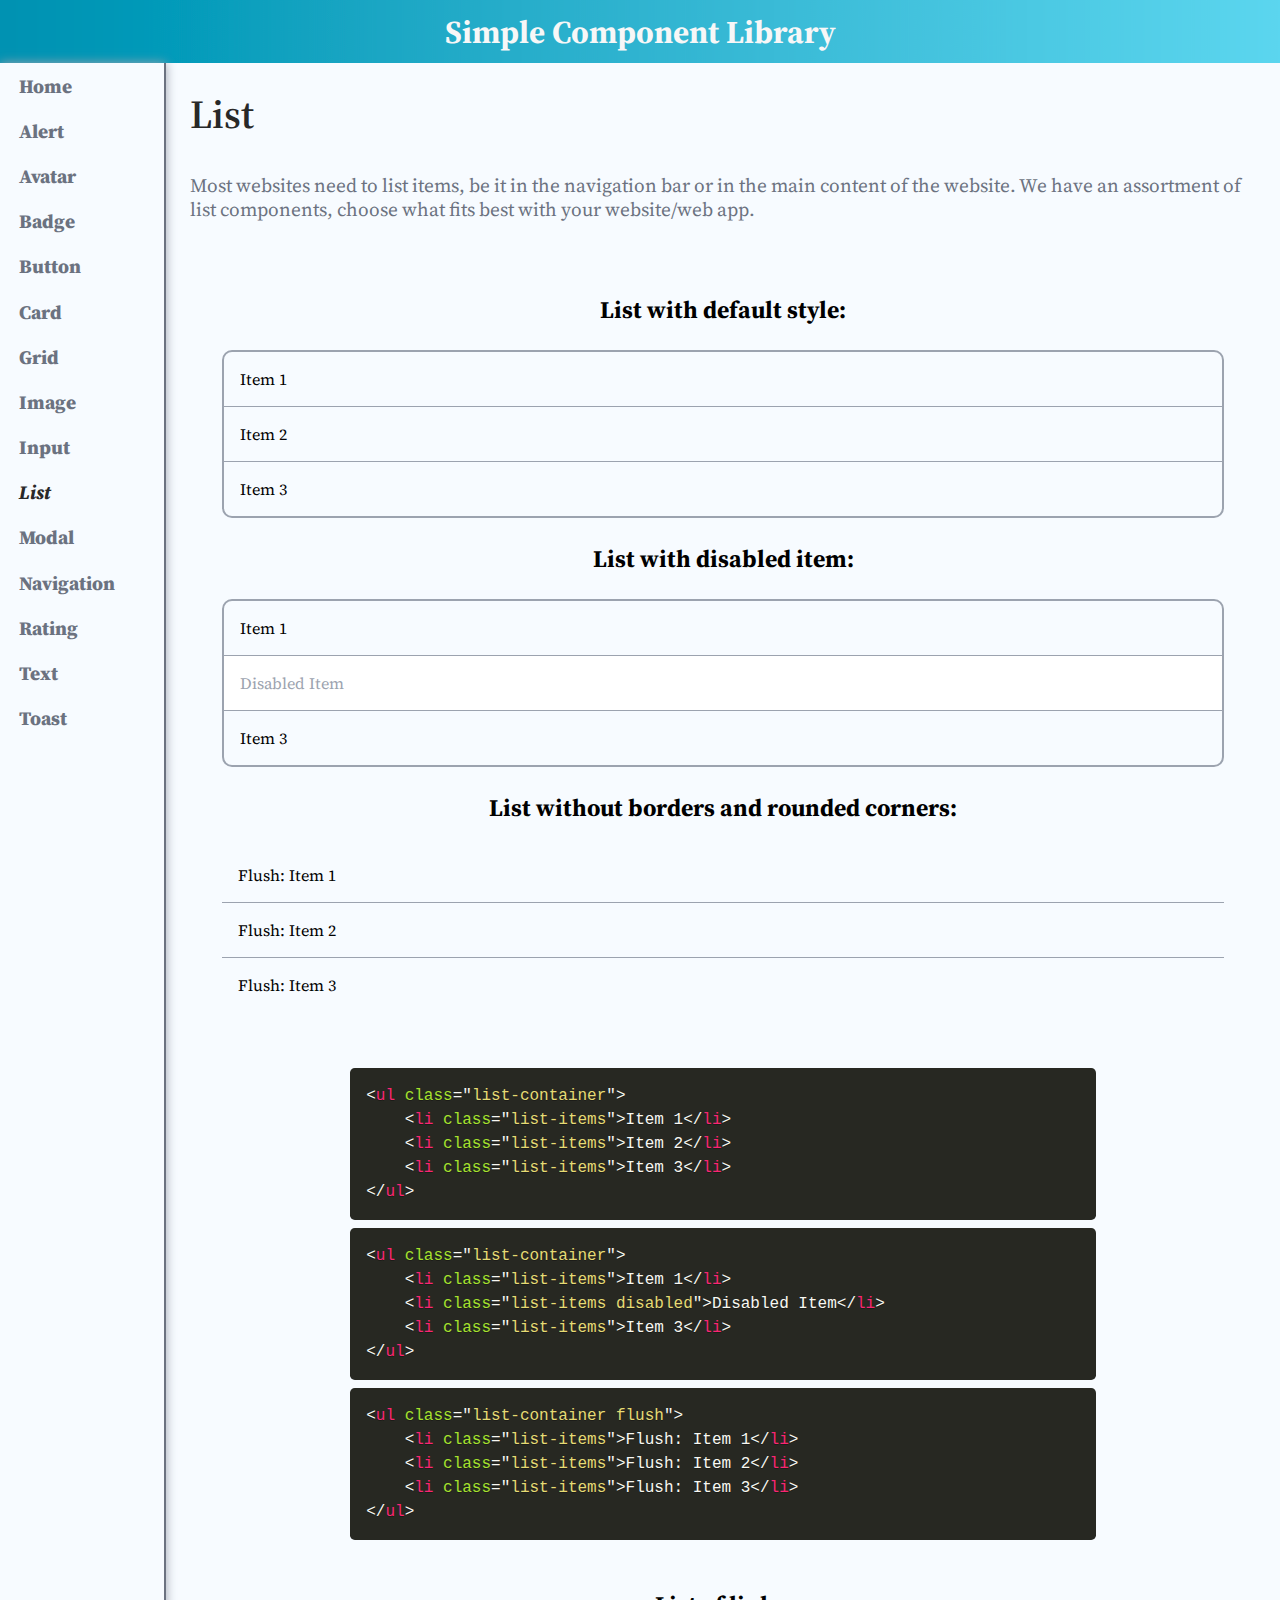
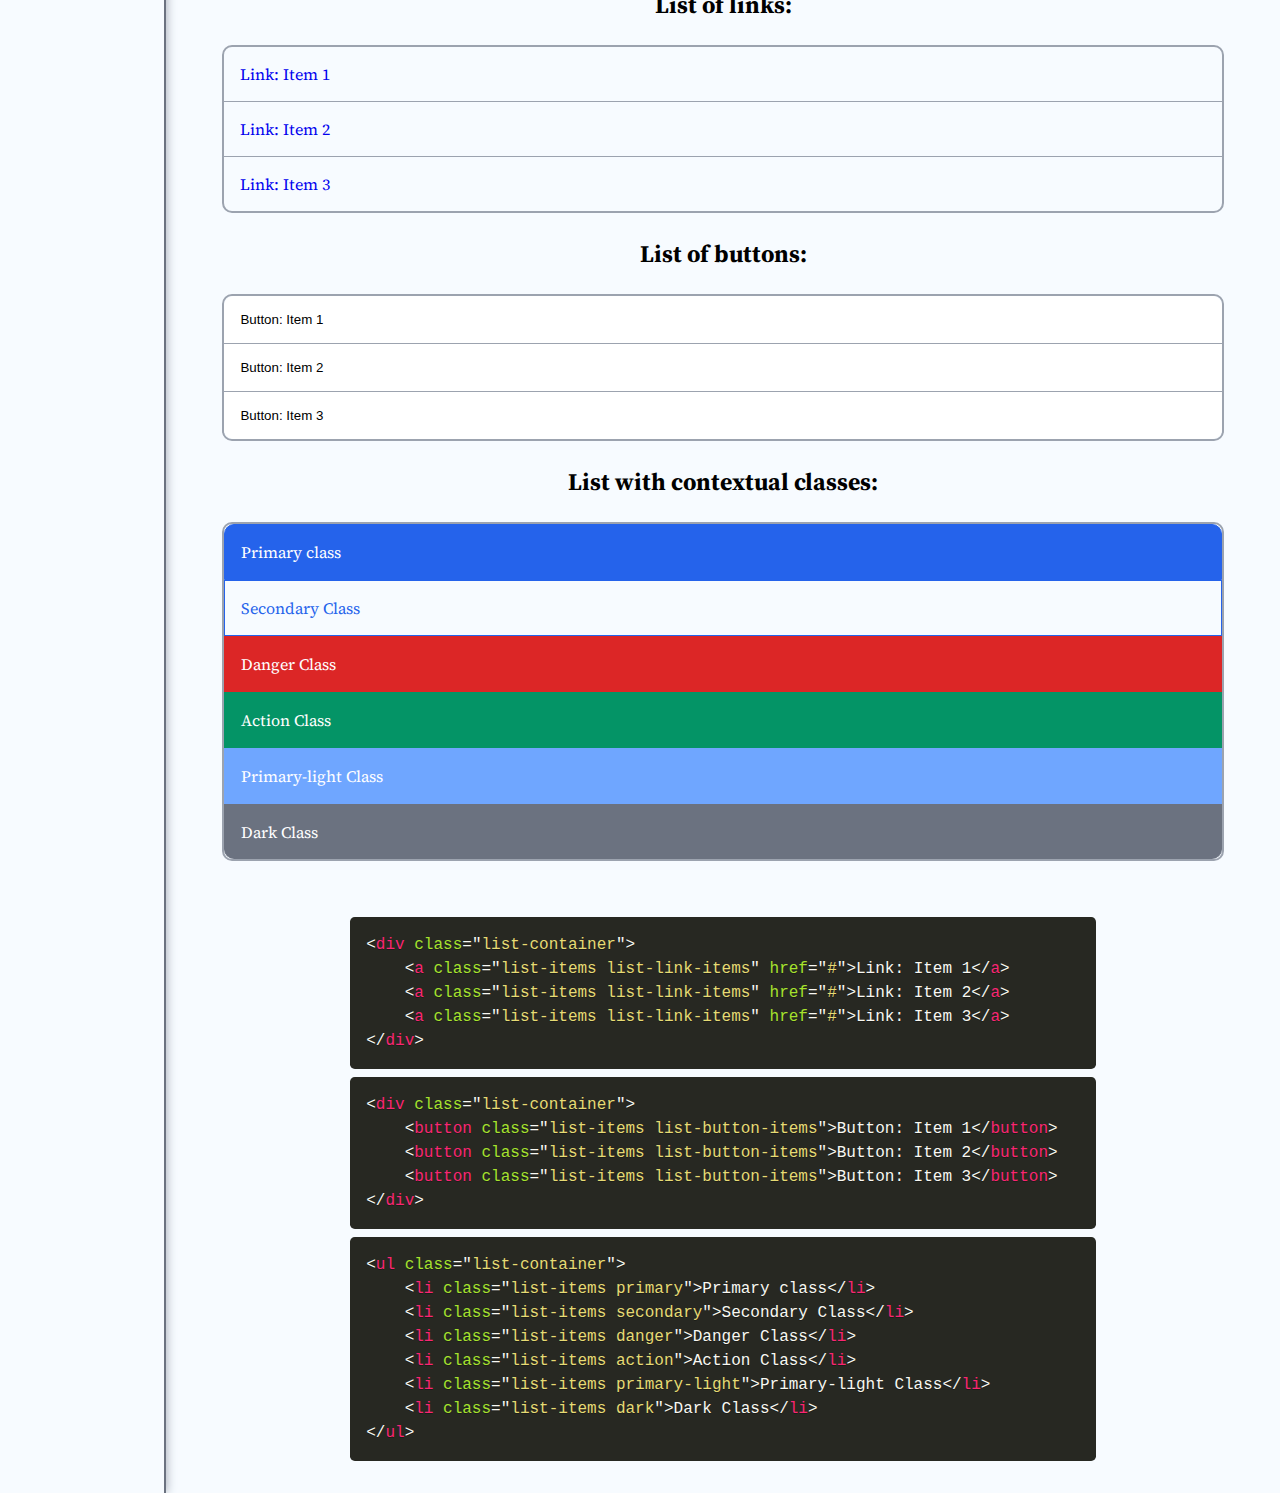
<file: list/index.html>
<!DOCTYPE html>
<html lang="en">

<head>
    <meta charset="UTF-8" />
    <meta http-equiv="X-UA-Compatible" content="IE=edge" />
    <meta name="viewport" content="width=device-width, initial-scale=1.0" />
    <title>Simple CL</title>
    <link href="../prism.css" rel="stylesheet" />
    <link href="//fonts.googleapis.com/css2?family=Material+Icons+Outlined&amp;v=1644152679482" rel="stylesheet" />
    <link rel="stylesheet" href="style.css" />
    <link rel="stylesheet" href="../style.css" />
</head>

<body>
    <div class="gradient fixed-header">
        <p class="bold font-lg">Simple Component Library</p>
    </div>
    <div class="container" id="container">
        <nav class="nav-bar">
            <a class="nav-links" href="../index.html" rel="noopener noreferrer">Home</a>
            <a class="nav-links" href="../alert/index.html" rel="noopener noreferrer">Alert</a>
            <a class="nav-links" href="../avatar/index.html" rel="noopener noreferrer">Avatar</a>
            <a class="nav-links" href="../badge/index.html" rel="noopener noreferrer">Badge </a>
            <a class="nav-links" href="../button/index.html" rel="noopener noreferrer">Button</a>
            <a class="nav-links" href="../card/index.html" rel="noopener noreferrer">Card</a>
            <a class="nav-links" href="../grid/index.html" rel="noopener noreferrer">Grid</a>
            <a class="nav-links" href="../image/index.html" rel="noopener noreferrer">Image</a>
            <a class="nav-links" href="../input/index.html" rel="noopener noreferrer">Input</a>
            <a class="nav-links active" href="#" rel="noopener noreferrer">List</a>
            <a class="nav-links" href="../modal/index.html" rel="noopener noreferrer">Modal</a>
            <a class="nav-links" href="../nav/index.html" rel="noopener noreferrer">Navigation</a>
            <a class="nav-links" href="../rating/index.html" rel="noopener noreferrer">Rating</a>
            <a class="nav-links" href="../text/index.html" rel="noopener noreferrer">Text</a>
            <a class="nav-links" href="../toast/index.html" rel="noopener noreferrer">Toast</a>
        </nav>
        <div class="library">
            <section id="list">
                <p class="component-title">List</p>

                <div class="font-md component-desc">
                    Most websites need to list items, be it in the navigation bar or in the main content of the website.
                    We have an assortment of list components, choose what fits best with your website/web app.
                </div>
                <div class="example-container flex-direction-column">
                    <h2>
                        List with default style:
                    </h2>
                    <ul class="list-container">
                        <li class="list-items">Item 1</li>
                        <li class="list-items">Item 2</li>
                        <li class="list-items">Item 3</li>
                    </ul>

                    <h2>
                        List with disabled item:
                    </h2>
                    <ul class="list-container">
                        <li class="list-items">Item 1</li>
                        <li class="list-items disabled">Disabled Item</li>
                        <li class="list-items">Item 3</li>
                    </ul>

                    <h2>
                        List without borders and rounded corners:
                    </h2>
                    <ul class="list-container flush">
                        <li class="list-items">Flush: Item 1</li>
                        <li class="list-items">Flush: Item 2</li>
                        <li class="list-items">Flush: Item 3</li>
                    </ul>

                </div>
                <div class="code-container">
                    <pre><code class="language-html">
                        &ltul class="list-container"&gt
                            &ltli class="list-items"&gtItem 1&lt/li&gt
                            &ltli class="list-items"&gtItem 2&lt/li&gt
                            &ltli class="list-items"&gtItem 3&lt/li&gt
                        &lt/ul&gt
                    </code></pre>

                    <pre><code class="language-html">
                        &ltul class="list-container"&gt
                            &ltli class="list-items"&gtItem 1&lt/li&gt
                            &ltli class="list-items disabled"&gtDisabled Item&lt/li&gt
                            &ltli class="list-items"&gtItem 3&lt/li&gt
                        &lt/ul&gt
                    </code></pre>
                    <pre><code class="language-html">
                        &ltul class="list-container flush"&gt
                            &ltli class="list-items"&gtFlush: Item 1&lt/li&gt
                            &ltli class="list-items"&gtFlush: Item 2&lt/li&gt
                            &ltli class="list-items"&gtFlush: Item 3&lt/li&gt
                        &lt/ul&gt
                    </code></pre>
                </div>
                <div class="example-container flex-direction-column">
                    <h2>
                        List of links:
                    </h2>
                    <div class="list-container">
                        <a class="list-items list-link-items" href="#">Link: Item 1</a>
                        <a class="list-items list-link-items" href="#">Link: Item 2</a>
                        <a class="list-items list-link-items" href="#">Link: Item 3</a>
                    </div>
                    <h2>
                        List of buttons:
                    </h2>
                    <div class="list-container">
                        <button class="list-items list-button-items">Button: Item 1</button>
                        <button class="list-items list-button-items">Button: Item 2</button>
                        <button class="list-items list-button-items">Button: Item 3</button>
                    </div>
                    <h2>
                        List with contextual classes:
                    </h2>
                    <ul class="list-container">
                        <li class="list-items primary">Primary class</li>
                        <li class="list-items secondary">Secondary Class</li>
                        <li class="list-items danger">Danger Class</li>
                        <li class="list-items action">Action Class</li>
                        <li class="list-items primary-light">Primary-light Class</li>
                        <li class="list-items dark">Dark Class</li>
                    </ul>

                </div>
                <div class="code-container">
                    <pre><code class="language-html">
                                    &ltdiv class="list-container"&gt
                                        &lta class="list-items list-link-items" href="#"&gtLink: Item 1&lt/a&gt
                                        &lta class="list-items list-link-items" href="#"&gtLink: Item 2&lt/a&gt
                                        &lta class="list-items list-link-items" href="#"&gtLink: Item 3&lt/a&gt
                                    &lt/div&gt

                                    </code></pre>

                    <pre><code class="language-html">
                                    &ltdiv class="list-container"&gt
                                        &ltbutton class="list-items list-button-items"&gtButton: Item 1&lt/button&gt
                                        &ltbutton class="list-items list-button-items"&gtButton: Item 2&lt/button&gt
                                        &ltbutton class="list-items list-button-items"&gtButton: Item 3&lt/button&gt
                                    &lt/div&gt
                                    </code></pre>
                    <pre><code class="language-html">
                                        &ltul class="list-container"&gt
                                            &ltli class="list-items primary"&gtPrimary class&lt/li&gt
                                            &ltli class="list-items secondary"&gtSecondary Class&lt/li&gt
                                            &ltli class="list-items danger"&gtDanger Class&lt/li&gt
                                            &ltli class="list-items action"&gtAction Class&lt/li&gt
                                            &ltli class="list-items primary-light"&gtPrimary-light Class&lt/li&gt
                                            &ltli class="list-items dark"&gtDark Class&lt/li&gt
                                        &lt/ul&gt
                                    </code></pre>
                </div>
            </section>
        </div>
    </div>
    <script src="../prism.js"></script>
</body>

</html>
</file>
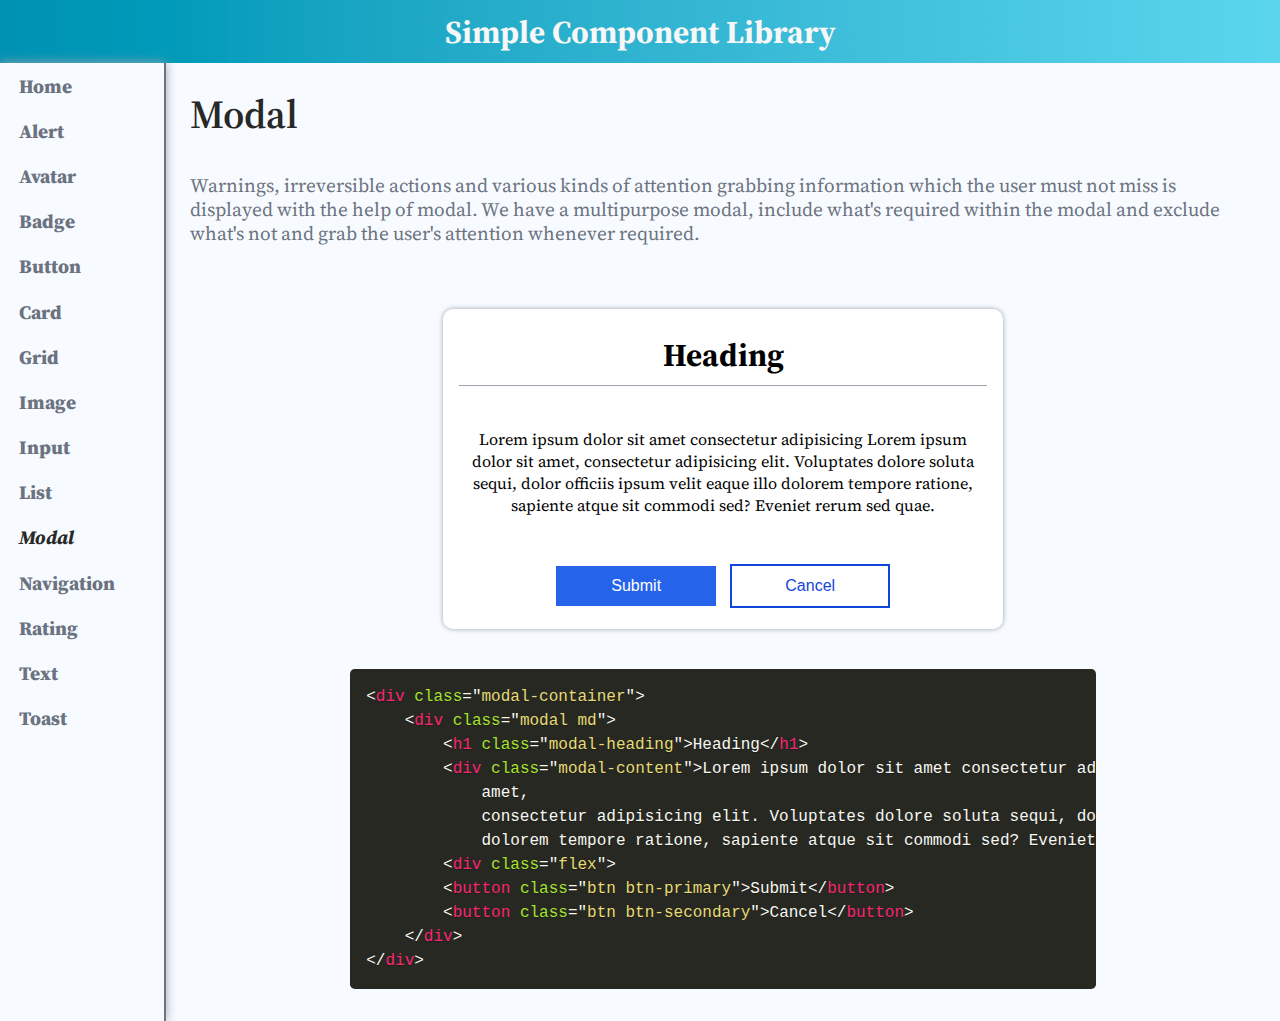
<file: modal/index.html>
<!DOCTYPE html>
<html lang="en">

<head>
    <meta charset="UTF-8" />
    <meta http-equiv="X-UA-Compatible" content="IE=edge" />
    <meta name="viewport" content="width=device-width, initial-scale=1.0" />
    <title>Simple CL</title>
    <link href="../prism.css" rel="stylesheet" />
    <link href="//fonts.googleapis.com/css2?family=Material+Icons+Outlined&amp;v=1644152679482" rel="stylesheet" />
    <link rel="stylesheet" href="style.css" />
    <link rel="stylesheet" href="../style.css" />
</head>

<body>
    <div class="gradient fixed-header">
        <p class="bold font-lg">Simple Component Library</p>
    </div>
    <div class="container" id="container">
        <nav class="nav-bar">
            <a class="nav-links" href="../index.html" rel="noopener noreferrer">Home</a>
            <a class="nav-links" href="../alert/index.html" rel="noopener noreferrer">Alert</a>
            <a class="nav-links" href="../avatar/index.html" rel="noopener noreferrer">Avatar</a>
            <a class="nav-links" href="../badge/index.html" rel="noopener noreferrer">Badge </a>
            <a class="nav-links" href="../button/index.html" rel="noopener noreferrer">Button</a>
            <a class="nav-links" href="../card/index.html" rel="noopener noreferrer">Card</a>
            <a class="nav-links" href="../grid/index.html" rel="noopener noreferrer">Grid</a>
            <a class="nav-links" href="../image/index.html" rel="noopener noreferrer">Image</a>
            <a class="nav-links" href="../input/index.html" rel="noopener noreferrer">Input</a>
            <a class="nav-links" href="../list/index.html" rel="noopener noreferrer">List</a>
            <a class="nav-links active" href="#" rel="noopener noreferrer">Modal</a>
            <a class="nav-links" href="../nav/index.html" rel="noopener noreferrer">Navigation</a>
            <a class="nav-links" href="../rating/index.html" rel="noopener noreferrer">Rating</a>
            <a class="nav-links" href="../text/index.html" rel="noopener noreferrer">Text</a>
            <a class="nav-links" href="../toast/index.html" rel="noopener noreferrer">Toast</a>
        </nav>
        <div class="library">
            <section id="modal">
                <p class="component-title">Modal</p>

                <div class="font-md component-desc">
                    Warnings, irreversible actions and various kinds of attention grabbing information which the user
                    must not miss is displayed with the help of modal.
                    We have a multipurpose modal, include what's required within the modal and exclude what's not and
                    grab the user's attention whenever required.
                </div>
                <div class="example-container flex-direction-column">
                    <div class="modal md">
                        <h1 class="modal-heading">Heading</h1>
                        <div class="modal-content">Lorem ipsum dolor sit amet consectetur adipisicing Lorem ipsum
                            dolor sit
                            amet,
                            consectetur adipisicing elit. Voluptates dolore soluta sequi, dolor officiis ipsum velit
                            eaque illo
                            dolorem tempore ratione, sapiente atque sit commodi sed? Eveniet rerum sed quae.</div>
                        <div class="flex">
                            <button class="btn btn-primary">Submit</button>
                            <button class="btn btn-secondary">Cancel</button>
                        </div>
                    </div>

                </div>
                <div class="code-container">
                    <pre><code class="language-html">
                        &ltdiv class="modal-container"&gt
                            &ltdiv class="modal md"&gt
                                &lth1 class="modal-heading"&gtHeading&lt/h1&gt
                                &ltdiv class="modal-content"&gtLorem ipsum dolor sit amet consectetur adipisicing Lorem ipsum dolor sit
                                    amet,
                                    consectetur adipisicing elit. Voluptates dolore soluta sequi, dolor officiis ipsum velit eaque illo
                                    dolorem tempore ratione, sapiente atque sit commodi sed? Eveniet rerum sed quae.&lt/div&gt
                                &ltdiv class="flex"&gt
                                &ltbutton class="btn btn-primary"&gtSubmit&lt/button&gt
                                &ltbutton class="btn btn-secondary"&gtCancel&lt/button&gt
                            &lt/div&gt
                        &lt/div&gt
                    </code></pre>
                </div>
            </section>
        </div>
    </div>
    <script src="../prism.js"></script>
</body>

</html>
</file>
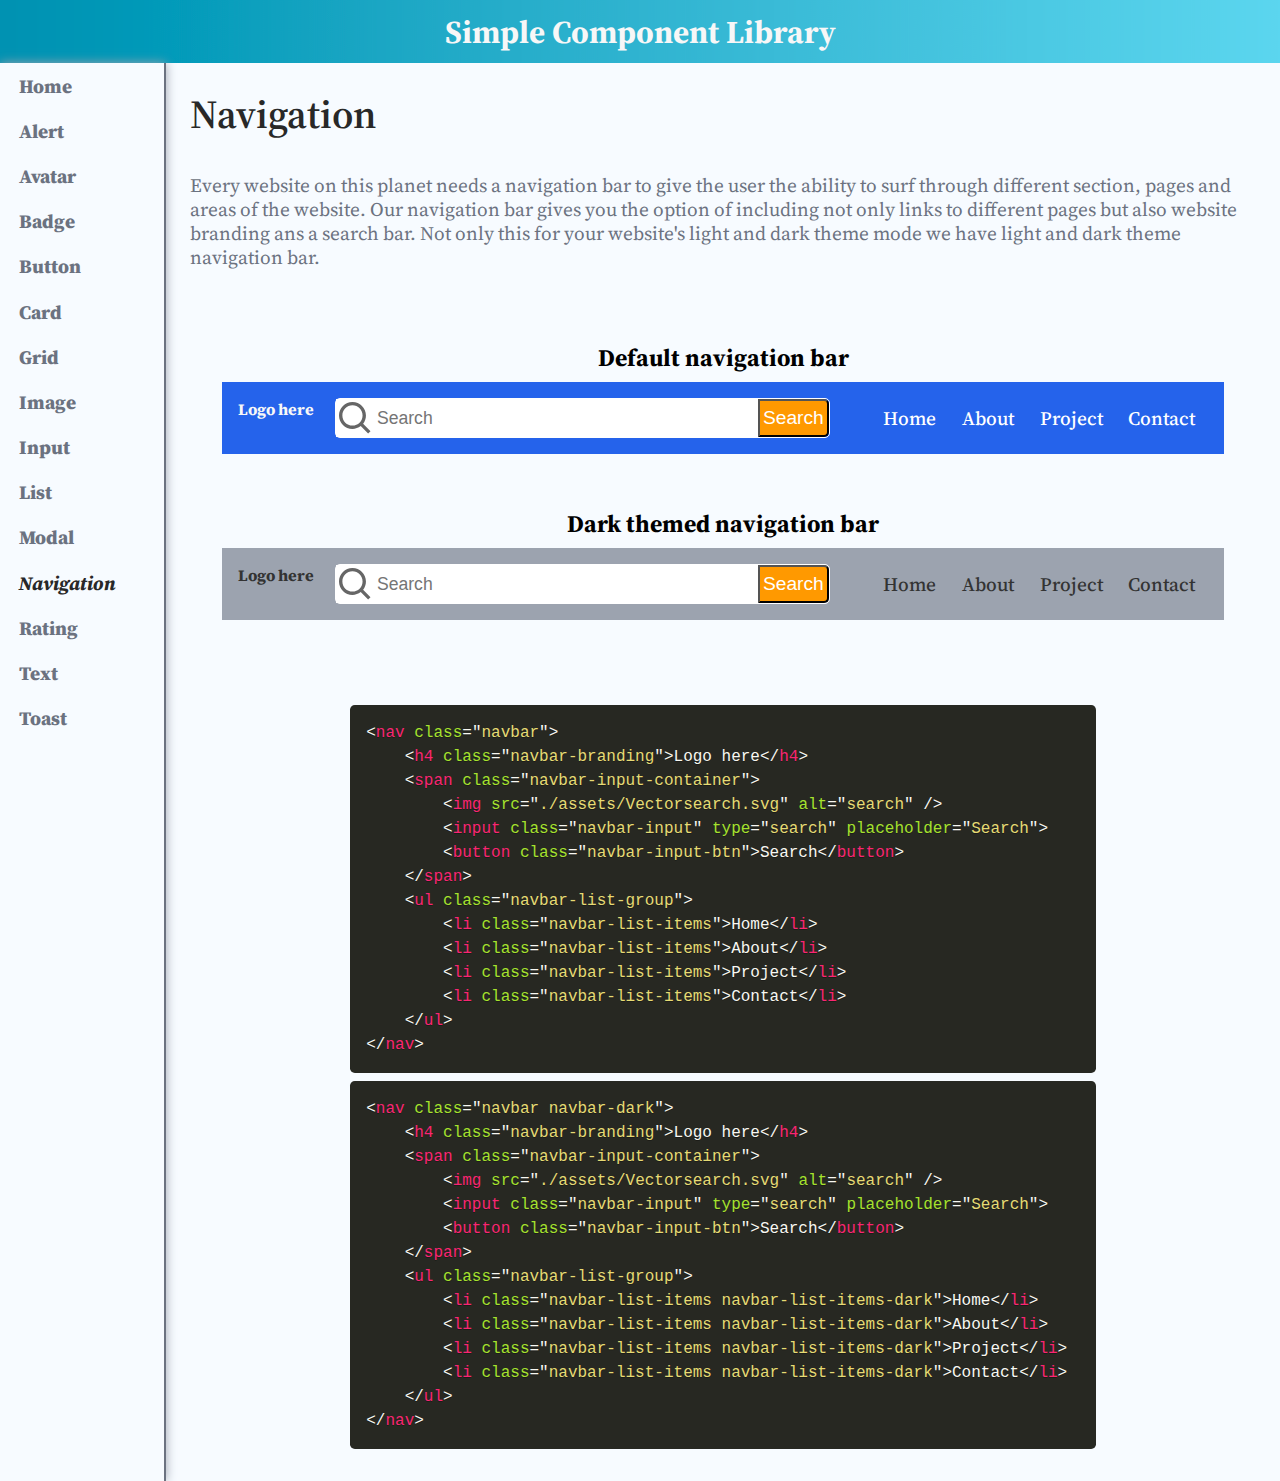
<file: nav/index.html>
<!DOCTYPE html>
<html lang="en">

<head>
    <meta charset="UTF-8" />
    <meta http-equiv="X-UA-Compatible" content="IE=edge" />
    <meta name="viewport" content="width=device-width, initial-scale=1.0" />
    <title>Simple CL</title>
    <link href="../prism.css" rel="stylesheet" />
    <link href="//fonts.googleapis.com/css2?family=Material+Icons+Outlined&amp;v=1644152679482" rel="stylesheet" />
    <link rel="stylesheet" href="style.css" />
    <link rel="stylesheet" href="../style.css" />
</head>

<body>
    <div class="gradient fixed-header">
        <p class="bold font-lg">Simple Component Library</p>
    </div>
    <div class="container" id="container">
        <nav class="nav-bar">
            <a class="nav-links" href="../index.html" rel="noopener noreferrer">Home</a>
            <a class="nav-links" href="../alert/index.html" rel="noopener noreferrer">Alert</a>
            <a class="nav-links" href="../avatar/index.html" rel="noopener noreferrer">Avatar</a>
            <a class="nav-links" href="../badge/index.html" rel="noopener noreferrer">Badge </a>
            <a class="nav-links" href="../button/index.html" rel="noopener noreferrer">Button</a>
            <a class="nav-links" href="../card/index.html" rel="noopener noreferrer">Card</a>
            <a class="nav-links" href="../grid/index.html" rel="noopener noreferrer">Grid</a>
            <a class="nav-links" href="../image/index.html" rel="noopener noreferrer">Image</a>
            <a class="nav-links" href="../input/index.html" rel="noopener noreferrer">Input</a>
            <a class="nav-links" href="../list/index.html" rel="noopener noreferrer">List</a>
            <a class="nav-links" href="../modal/index.html" rel="noopener noreferrer">Modal</a>
            <a class="nav-links active" href="#" rel="noopener noreferrer">Navigation</a>
            <a class="nav-links" href="../rating/index.html" rel="noopener noreferrer">Rating</a>
            <a class="nav-links" href="../text/index.html" rel="noopener noreferrer">Text</a>
            <a class="nav-links" href="../toast/index.html" rel="noopener noreferrer">Toast</a>
        </nav>
        <div class="library">
            <section id="navigation">
                <p class="component-title">Navigation</p>

                <div class="font-md component-desc">
                    Every website on this planet needs a navigation bar to give the user the ability to surf through
                    different section, pages and areas of the website.
                    Our navigation bar gives you the option of including not only links to different pages but also
                    website branding ans a search bar. Not only this for your website's light and dark theme mode we
                    have light and dark theme navigation bar.
                </div>
                <div class="example-container flex-direction-column">
                    <h2>
                        Default navigation bar
                    </h2>
                    <nav class="navbar">
                        <h4 class="navbar-branding">Logo here</h4>
                        <span class="navbar-input-container">
                            <img src="./assets/Vectorsearch.svg" alt="search" />
                            <input class="navbar-input" type="search" placeholder="Search">
                            <button class="navbar-input-btn">Search</button>
                        </span>
                        <ul class="navbar-list-group">
                            <li class="navbar-list-items">Home</li>
                            <li class="navbar-list-items">About</li>
                            <li class="navbar-list-items">Project</li>
                            <li class="navbar-list-items">Contact</li>
                        </ul>
                    </nav>

                    <h2>
                        Dark themed navigation bar
                    </h2>
                    <nav class="navbar navbar-dark">
                        <h4 class="navbar-branding">Logo here</h4>
                        <span class="navbar-input-container">
                            <img src="./assets/Vectorsearch.svg" alt="search" />
                            <input class="navbar-input" type="search" placeholder="Search">
                            <button class="navbar-input-btn">Search</button>
                        </span>
                        <ul class="navbar-list-group">
                            <li class="navbar-list-items navbar-list-items-dark">Home</li>
                            <li class="navbar-list-items navbar-list-items-dark">About</li>
                            <li class="navbar-list-items navbar-list-items-dark">Project</li>
                            <li class="navbar-list-items navbar-list-items-dark">Contact</li>
                        </ul>
                    </nav>

                </div>
                <div class="code-container">
                    <pre><code class="language-html">
                                &ltnav class="navbar"&gt
                                    &lth4 class="navbar-branding"&gtLogo here&lt/h4&gt
                                    &ltspan class="navbar-input-container"&gt
                                        &ltimg src="./assets/Vectorsearch.svg" alt="search" /&gt
                                        &ltinput class="navbar-input" type="search" placeholder="Search"&gt
                                        &ltbutton class="navbar-input-btn"&gtSearch&lt/button&gt
                                    &lt/span&gt
                                    &ltul class="navbar-list-group"&gt
                                        &ltli class="navbar-list-items"&gtHome&lt/li&gt
                                        &ltli class="navbar-list-items"&gtAbout&lt/li&gt
                                        &ltli class="navbar-list-items"&gtProject&lt/li&gt
                                        &ltli class="navbar-list-items"&gtContact&lt/li&gt
                                    &lt/ul&gt
                                &lt/nav&gt
                            </code></pre>
                    <pre><code class="language-html">
                                &ltnav class="navbar navbar-dark"&gt
                                    &lth4 class="navbar-branding"&gtLogo here&lt/h4&gt
                                    &ltspan class="navbar-input-container"&gt
                                        &ltimg src="./assets/Vectorsearch.svg" alt="search" /&gt
                                        &ltinput class="navbar-input" type="search" placeholder="Search"&gt
                                        &ltbutton class="navbar-input-btn"&gtSearch&lt/button&gt
                                    &lt/span&gt
                                    &ltul class="navbar-list-group"&gt
                                        &ltli class="navbar-list-items navbar-list-items-dark"&gtHome&lt/li&gt
                                        &ltli class="navbar-list-items navbar-list-items-dark"&gtAbout&lt/li&gt
                                        &ltli class="navbar-list-items navbar-list-items-dark"&gtProject&lt/li&gt
                                        &ltli class="navbar-list-items navbar-list-items-dark"&gtContact&lt/li&gt
                                    &lt/ul&gt
                                &lt/nav&gt
                            </code></pre>
                </div>
            </section>
        </div>
    </div>
    <script src="../prism.js"></script>
</body>

</html>
</file>
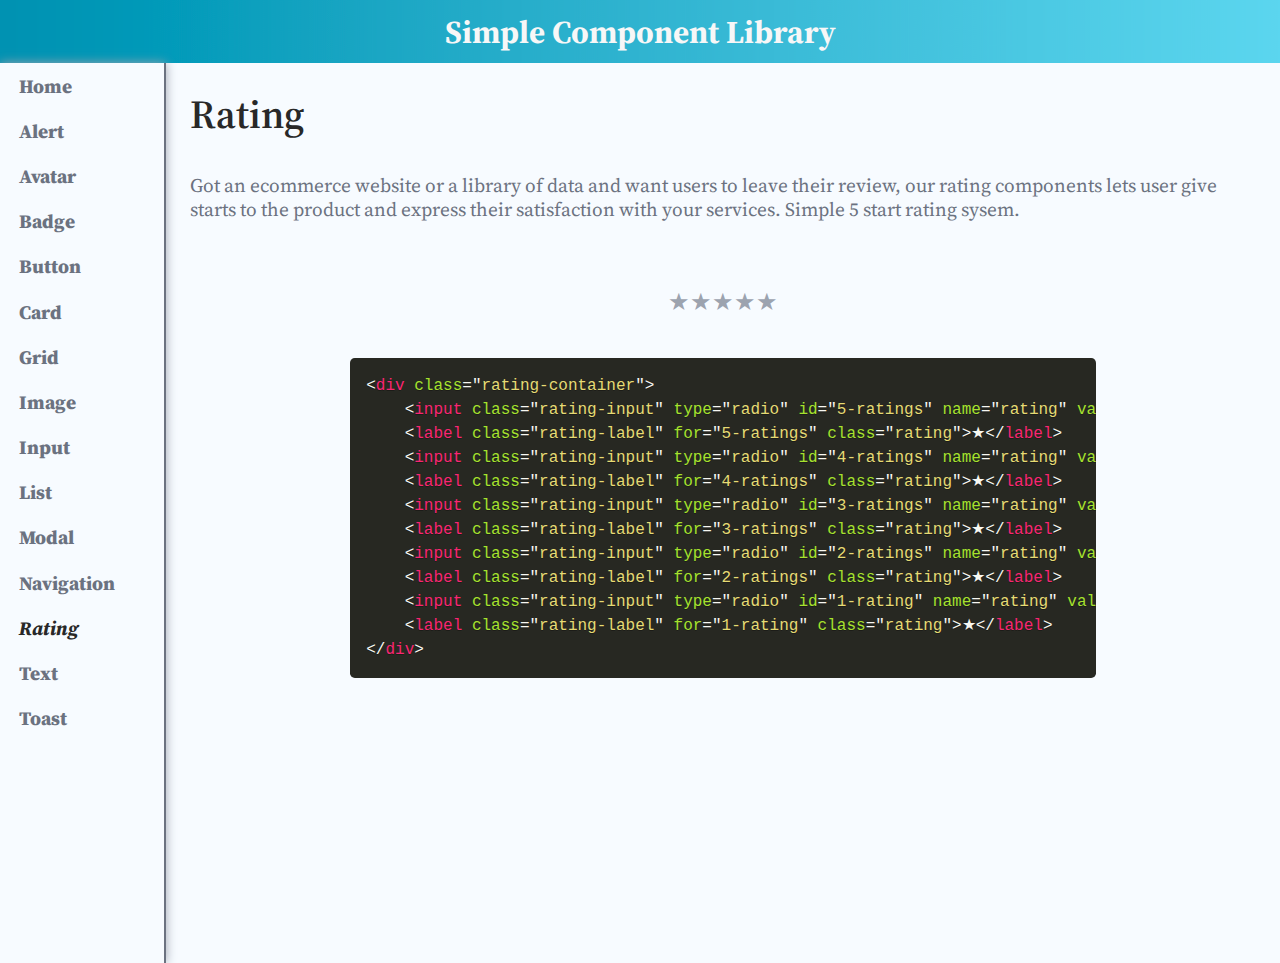
<file: rating/index.html>
<!DOCTYPE html>
<html lang="en">

<head>
    <meta charset="UTF-8" />
    <meta http-equiv="X-UA-Compatible" content="IE=edge" />
    <meta name="viewport" content="width=device-width, initial-scale=1.0" />
    <title>Simple CL</title>
    <link href="../prism.css" rel="stylesheet" />
    <link href="//fonts.googleapis.com/css2?family=Material+Icons+Outlined&amp;v=1644152679482" rel="stylesheet" />
    <link rel="stylesheet" href="style.css" />
    <link rel="stylesheet" href="../style.css" />
</head>

<body>
    <div class="gradient fixed-header">
        <p class="bold font-lg">Simple Component Library</p>
    </div>
    <div class="container" id="container">
        <nav class="nav-bar">
            <a class="nav-links" href="../index.html" rel="noopener noreferrer">Home</a>
            <a class="nav-links" href="../alert/index.html" rel="noopener noreferrer">Alert</a>
            <a class="nav-links" href="../avatar/index.html" rel="noopener noreferrer">Avatar</a>
            <a class="nav-links" href="../badge/index.html" rel="noopener noreferrer">Badge </a>
            <a class="nav-links" href="../button/index.html" rel="noopener noreferrer">Button</a>
            <a class="nav-links" href="../card/index.html" rel="noopener noreferrer">Card</a>
            <a class="nav-links" href="../grid/index.html" rel="noopener noreferrer">Grid</a>
            <a class="nav-links" href="../image/index.html" rel="noopener noreferrer">Image</a>
            <a class="nav-links" href="../input/index.html" rel="noopener noreferrer">Input</a>
            <a class="nav-links" href="../list/index.html" rel="noopener noreferrer">List</a>
            <a class="nav-links" href="../modal/index.html" rel="noopener noreferrer">Modal</a>
            <a class="nav-links" href="../nav/index.html" rel="noopener noreferrer">Navigation</a>
            <a class="nav-links active" href="#" rel="noopener noreferrer">Rating</a>
            <a class="nav-links" href="../text/index.html" rel="noopener noreferrer">Text</a>
            <a class="nav-links" href="../toast/index.html" rel="noopener noreferrer">Toast</a>
        </nav>
        <div class="library">
            <section id="rating">
                <p class="component-title">Rating</p>

                <div class="font-md component-desc">
                    Got an ecommerce website or a library of data and want users to leave their review, our rating
                    components lets user give starts to the product and express their satisfaction with your services.
                    Simple 5 start rating sysem.
                </div>
                <div class="example-container flex-direction-column">
                    <div class="rating-container">
                        <input class="rating-input" type="radio" id="5-ratings" name="rating" value="5" />
                        <label class="rating-label" for="5-ratings" class="rating">&#9733;</label>
                        <input class="rating-input" type="radio" id="4-ratings" name="rating" value="4" />
                        <label class="rating-label" for="4-ratings" class="rating">&#9733;</label>
                        <input class="rating-input" type="radio" id="3-ratings" name="rating" value="3" />
                        <label class="rating-label" for="3-ratings" class="rating">&#9733;</label>
                        <input class="rating-input" type="radio" id="2-ratings" name="rating" value="2" />
                        <label class="rating-label" for="2-ratings" class="rating">&#9733;</label>
                        <input class="rating-input" type="radio" id="1-rating" name="rating" value="1" />
                        <label class="rating-label" for="1-rating" class="rating">&#9733;</label>
                    </div>
                </div>
                <div class="code-container">
                    <pre><code class="language-html">
                        &ltdiv class="rating-container"&gt
                            &ltinput class="rating-input" type="radio" id="5-ratings" name="rating" value="5" /&gt
                            &ltlabel class="rating-label" for="5-ratings" class="rating"&gt&#9733;&lt/label&gt
                            &ltinput class="rating-input" type="radio" id="4-ratings" name="rating" value="4" /&gt
                            &ltlabel class="rating-label" for="4-ratings" class="rating"&gt&#9733;&lt/label&gt
                            &ltinput class="rating-input" type="radio" id="3-ratings" name="rating" value="3" /&gt
                            &ltlabel class="rating-label" for="3-ratings" class="rating"&gt&#9733;&lt/label&gt
                            &ltinput class="rating-input" type="radio" id="2-ratings" name="rating" value="2" /&gt
                            &ltlabel class="rating-label" for="2-ratings" class="rating"&gt&#9733;&lt/label&gt
                            &ltinput class="rating-input" type="radio" id="1-rating" name="rating" value="1" /&gt
                            &ltlabel class="rating-label" for="1-rating" class="rating"&gt&#9733;&lt/label&gt
                        &lt/div&gt
                    </code></pre>
                </div>
            </section>
        </div>
    </div>
    <script src="../prism.js"></script>
</body>

</html>
</file>
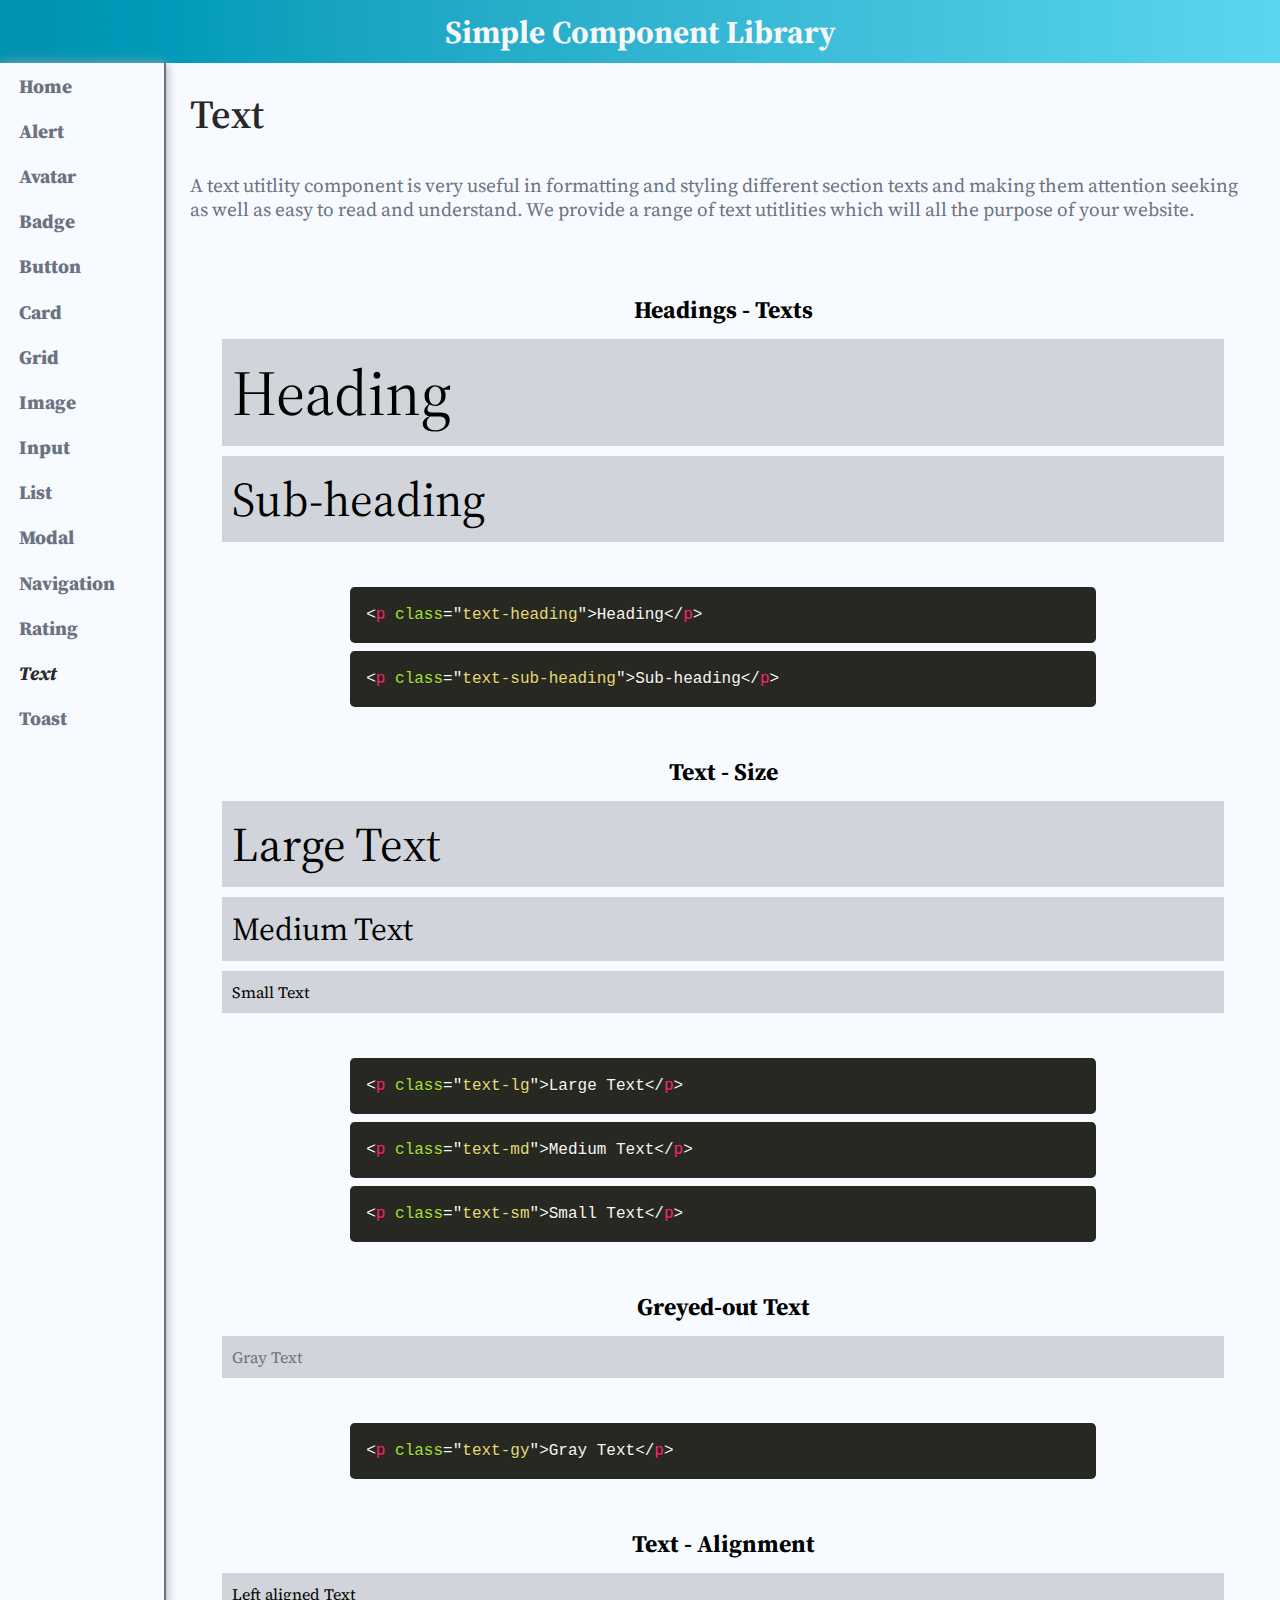
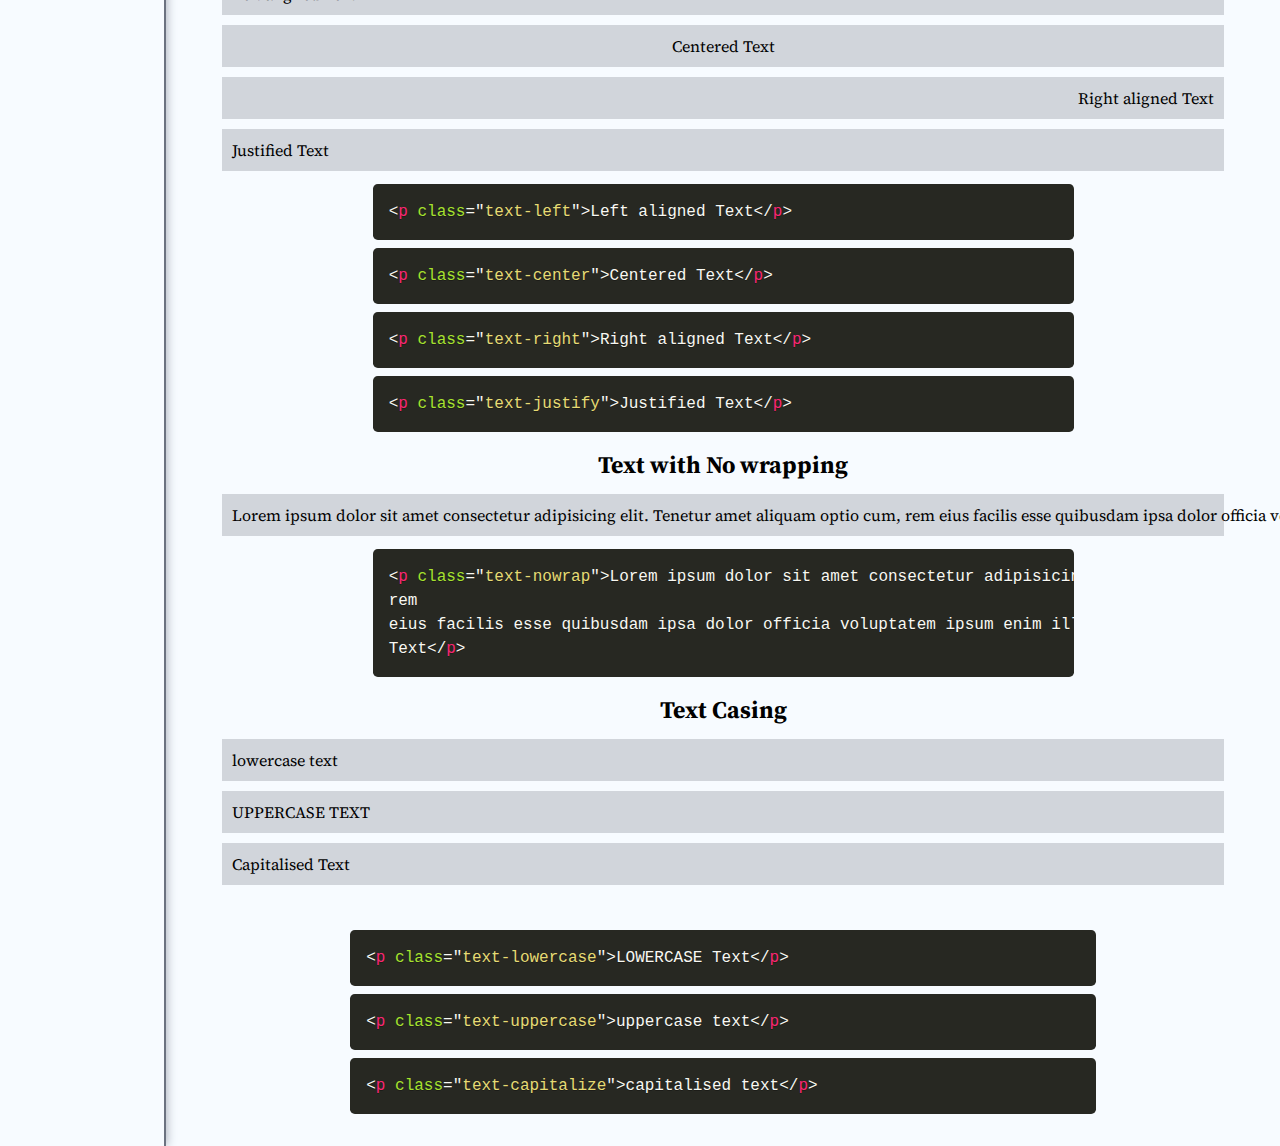
<file: text/index.html>
<!DOCTYPE html>
<html lang="en">

<head>
    <meta charset="UTF-8" />
    <meta http-equiv="X-UA-Compatible" content="IE=edge" />
    <meta name="viewport" content="width=device-width, initial-scale=1.0" />
    <title>Simple CL</title>
    <link href="../prism.css" rel="stylesheet" />
    <link href="//fonts.googleapis.com/css2?family=Material+Icons+Outlined&amp;v=1644152679482" rel="stylesheet" />
    <link rel="stylesheet" href="style.css" />
    <link rel="stylesheet" href="../style.css" />
</head>

<body>
    <div class="gradient fixed-header">
        <p class="bold font-lg">Simple Component Library</p>
    </div>
    <div class="container" id="container">
        <nav class="nav-bar">
            <a class="nav-links" href="../index.html" rel="noopener noreferrer">Home</a>
            <a class="nav-links" href="../alert/index.html" rel="noopener noreferrer">Alert</a>
            <a class="nav-links" href="../avatar/index.html" rel="noopener noreferrer">Avatar</a>
            <a class="nav-links" href="../badge/index.html" rel="noopener noreferrer">Badge </a>
            <a class="nav-links" href="../button/index.html" rel="noopener noreferrer">Button</a>
            <a class="nav-links" href="../card/index.html" rel="noopener noreferrer">Card</a>
            <a class="nav-links" href="../grid/index.html" rel="noopener noreferrer">Grid</a>
            <a class="nav-links" href="../image/index.html" rel="noopener noreferrer">Image</a>
            <a class="nav-links" href="../input/index.html" rel="noopener noreferrer">Input</a>
            <a class="nav-links" href="../list/index.html" rel="noopener noreferrer">List</a>
            <a class="nav-links" href="../modal/index.html" rel="noopener noreferrer">Modal</a>
            <a class="nav-links" href="../nav/index.html" rel="noopener noreferrer">Navigation</a>
            <a class="nav-links" href="../rating/index.html" rel="noopener noreferrer">Rating</a>
            <a class="nav-links active" href="#" rel="noopener noreferrer">Text</a>
            <a class="nav-links" href="../toast/index.html" rel="noopener noreferrer">Toast</a>
        </nav>
        <div class="library">
            <section id="text">
                <p class="component-title">Text</p>

                <div class="font-md component-desc">
                    A text utitlity component is very useful in formatting and styling different section texts and
                    making them attention seeking as well as easy to read and understand.
                    We provide a range of text utitlities which will all the purpose of your website.
                </div>
                <div class="example-container flex-direction-column">
                    <h2>
                        Headings - Texts
                    </h2>
                    <p class="text-heading">Heading</p>
                    <p class="text-sub-heading">Sub-heading</p>
                </div>
                <div class="code-container">
                    <pre><code class="language-html">
                        &ltp class="text-heading"&gtHeading&lt/p&gt
                    </code></pre>

                    <pre><code class="language-html">
                        &ltp class="text-sub-heading"&gtSub-heading&lt/p&gt
                    </code></pre>
                </div>
                <div class="example-container flex-direction-column">

                    <h2>
                        Text - Size
                    </h2>
                    <p class="text-lg">Large Text</p>
                    <p class="text-md">Medium Text</p>
                    <p class="text-sm">Small Text</p>
                </div>
                <div class="code-container">
                    <pre><code class="language-html">
                    &ltp class="text-lg"&gtLarge Text&lt/p&gt
                </code></pre>

                    <pre><code class="language-html">
                    &ltp class="text-md"&gtMedium Text&lt/p&gt
                </code></pre>

                    <pre><code class="language-html">
                      &ltp class="text-sm"&gtSmall Text&lt/p&gt
                    </code></pre>
                </div>
                <div class="example-container flex-direction-column">

                    <h2>
                        Greyed-out Text
                    </h2>
                    <p class="text-gy">Gray Text</p>

                </div>
                <div class="code-container">
                    <pre><code class="language-html">
                    &ltp class="text-gy"&gtGray Text&lt/p&gt
                    </code></pre>
                </div>

                <div class="example-container flex-direction-column">
                    <h2>
                        Text - Alignment
                    </h2>
                    <p class="text-left">Left aligned Text</p>
                    <p class="text-center">Centered Text</p>
                    <p class="text-right">Right aligned Text</p>
                    <p class="text-justify">Justified Text</p>
                    <div class="code-container">
                        <pre><code class="language-html">
                                    &ltp class="text-left"&gtLeft aligned Text&lt/p&gt
                                </code></pre>

                        <pre><code class="language-html">
                            &ltp class="text-center"&gtCentered Text&lt/p&gt
                        </code></pre>

                        <pre><code class="language-html">
                            &ltp class="text-right"&gtRight aligned Text&lt/p&gt
                        </code></pre>

                        <pre><code class="language-html">
                            &ltp class="text-justify"&gtJustified Text&lt/p&gt
                                        </code></pre>
                    </div>
                    <h2>
                        Text with No wrapping
                    </h2>
                    <p class="text-nowrap">Lorem ipsum dolor sit amet consectetur adipisicing elit. Tenetur amet aliquam
                        optio cum, rem
                        eius facilis esse quibusdam ipsa dolor officia voluptatem ipsum enim illo nam voluptates quidem
                        delectus fuga?
                        Text</p>
                    <div class="code-container">
                        <pre><code class="language-html">
                                                &ltp class="text-nowrap"&gtLorem ipsum dolor sit amet consectetur adipisicing elit. Tenetur amet aliquam optio cum,
                                                rem
                                                eius facilis esse quibusdam ipsa dolor officia voluptatem ipsum enim illo nam voluptates quidem delectus fuga?
                                                Text&lt/p&gt
                                                                </code></pre>
                    </div>
                    <h2>
                        Text Casing
                    </h2>
                    <p class="text-lowercase">LOWERCASE Text</p>
                    <p class="text-uppercase">uppercase text</p>
                    <p class="text-capitalize">capitalised text</p>
                </div>
                <div class="code-container">
                    <pre><code class="language-html">
                                &ltp class="text-lowercase"&gtLOWERCASE Text&lt/p&gt
                            </code></pre>

                    <pre><code class="language-html">
                        &ltp class="text-uppercase"&gtuppercase text&lt/p&gt
                        
                    </code></pre>
                    <pre><code class="language-html">
                        
                        &ltp class="text-capitalize"&gtcapitalised text&lt/p&gt
                                    </code></pre>
                </div>
            </section>
        </div>
    </div>
    <script src="../prism.js"></script>
</body>

</html>
</file>
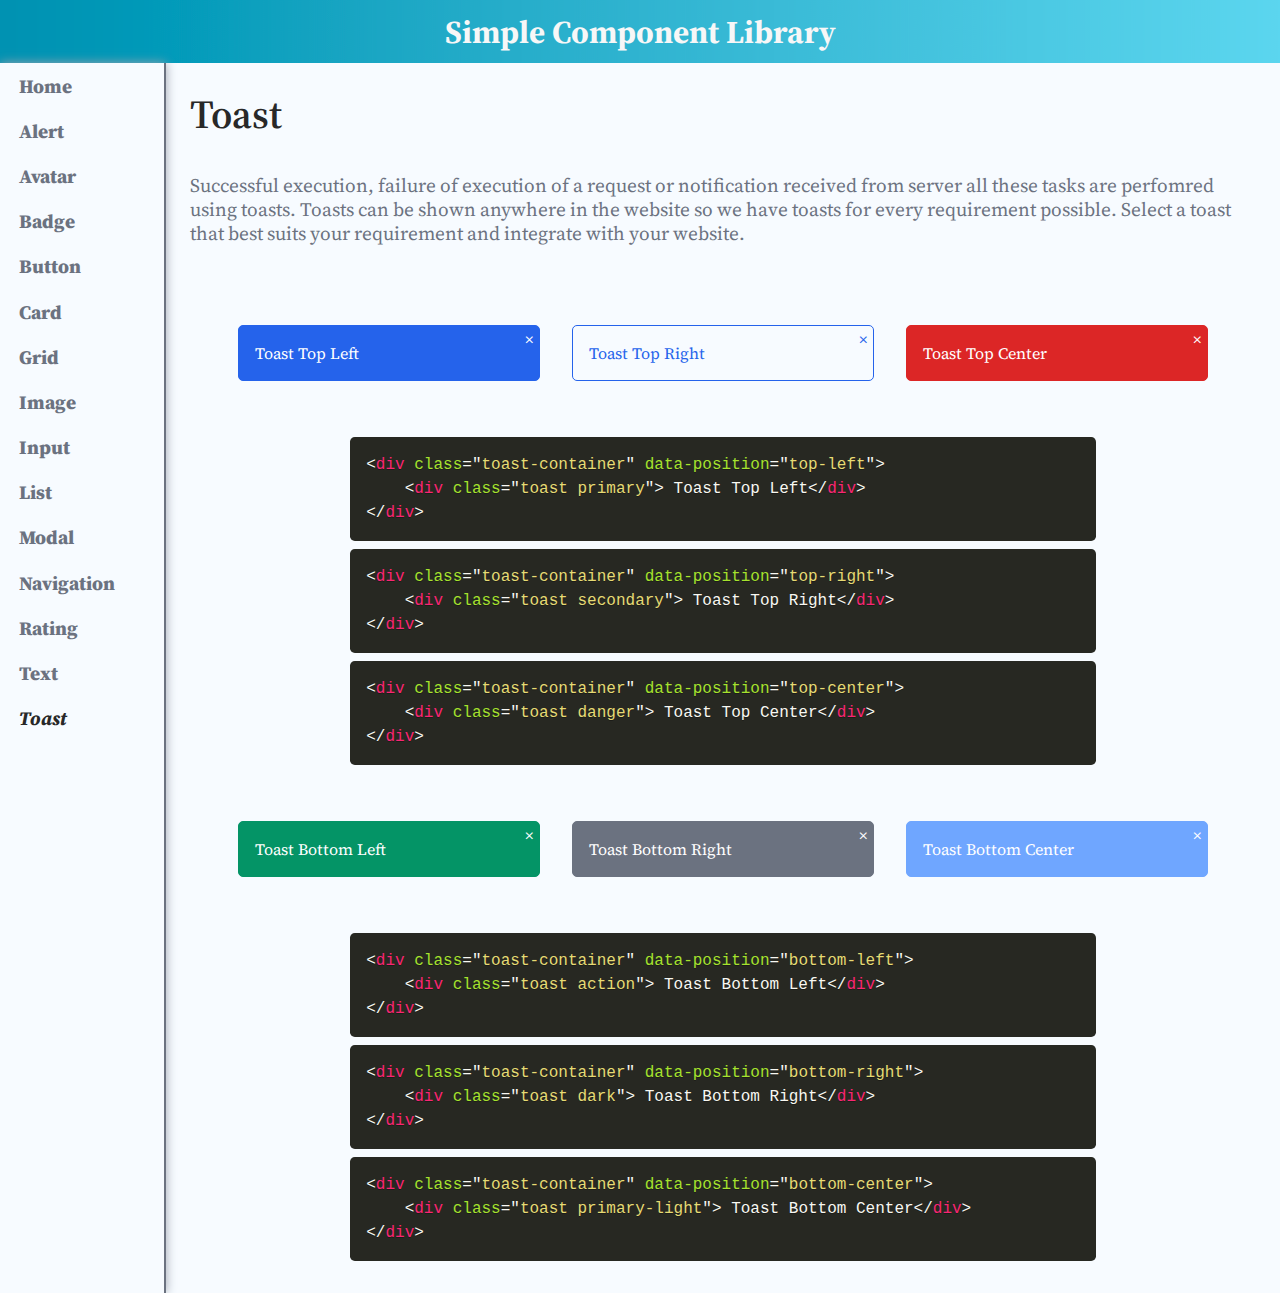
<file: toast/index.html>
<!DOCTYPE html>
<html lang="en">

<head>
    <meta charset="UTF-8" />
    <meta http-equiv="X-UA-Compatible" content="IE=edge" />
    <meta name="viewport" content="width=device-width, initial-scale=1.0" />
    <title>Simple CL</title>
    <link href="../prism.css" rel="stylesheet" />
    <link href="//fonts.googleapis.com/css2?family=Material+Icons+Outlined&amp;v=1644152679482" rel="stylesheet" />
    <link rel="stylesheet" href="style.css" />
    <link rel="stylesheet" href="../style.css" />
</head>

<body>
    <div class="gradient fixed-header">
        <p class="bold font-lg">Simple Component Library</p>
    </div>
    <div class="container" id="container">
        <nav class="nav-bar">
            <a class="nav-links" href="../index.html" rel="noopener noreferrer">Home</a>
            <a class="nav-links" href="../alert/index.html" rel="noopener noreferrer">Alert</a>
            <a class="nav-links" href="../avatar/index.html" rel="noopener noreferrer">Avatar</a>
            <a class="nav-links" href="../badge/index.html" rel="noopener noreferrer">Badge </a>
            <a class="nav-links" href="../button/index.html" rel="noopener noreferrer">Button</a>
            <a class="nav-links" href="../card/index.html" rel="noopener noreferrer">Card</a>
            <a class="nav-links" href="../grid/index.html" rel="noopener noreferrer">Grid</a>
            <a class="nav-links" href="../image/index.html" rel="noopener noreferrer">Image</a>
            <a class="nav-links" href="../input/index.html" rel="noopener noreferrer">Input</a>
            <a class="nav-links" href="../list/index.html" rel="noopener noreferrer">List</a>
            <a class="nav-links" href="../modal/index.html" rel="noopener noreferrer">Modal</a>
            <a class="nav-links" href="../nav/index.html" rel="noopener noreferrer">Navigation</a>
            <a class="nav-links" href="../rating/index.html" rel="noopener noreferrer">Rating</a>
            <a class="nav-links" href="../text/index.html" rel="noopener noreferrer">Text</a>
            <a class="nav-links active" href="#" rel="noopener noreferrer">Toast</a>
        </nav>
        <div class="library">
            <section id="toast">
                <p class="component-title">Toast</p>

                <div class="font-md component-desc">
                    Successful execution, failure of execution of a request or notification received from server all
                    these tasks are perfomred using toasts.
                    Toasts can be shown anywhere in the website so we have toasts for every requirement possible.
                    Select a toast that best suits your requirement and integrate with your website.
                </div>
                <div class="example-container">
                    <div class="toast-container" data-position="top-left">
                        <div class="toast primary"> Toast Top Left</div>
                    </div>
                    <div class="toast-container" data-position="top-right">
                        <div class="toast secondary"> Toast Top Right</div>
                    </div>
                    <div class="toast-container" data-position="top-center">
                        <div class="toast danger"> Toast Top Center</div>
                    </div>
                </div>
                <div class="code-container">
                    <pre><code class="language-html">
    &ltdiv class="toast-container" data-position="top-left"&gt
        &ltdiv class="toast primary"&gt Toast Top Left&lt/div&gt
    &lt/div&gt
   
                </code></pre>

                    <pre><code class="language-html">
&ltdiv class="toast-container" data-position="top-right"&gt
    &ltdiv class="toast secondary"&gt Toast Top Right&lt/div&gt
&lt/div&gt

                </code></pre>

                    <pre><code class="language-html">
        
    &ltdiv class="toast-container" data-position="top-center"&gt
        &ltdiv class="toast danger"&gt Toast Top Center&lt/div&gt
    &lt/div&gt
                </code></pre>
                </div>
                <div class="example-container">
                    <div class="toast-container" data-position="bottom-left">
                        <div class="toast action"> Toast Bottom Left</div>
                    </div>
                    <div class="toast-container" data-position="bottom-right">
                        <div class="toast dark"> Toast Bottom Right</div>
                    </div>
                    <div class="toast-container" data-position="bottom-center">
                        <div class="toast primary-light"> Toast Bottom Center</div>
                    </div>
                </div>
                <div class="code-container">
                    <pre><code class="language-html">
                                        &ltdiv class="toast-container" data-position="bottom-left"&gt
                                            &ltdiv class="toast action"&gt Toast Bottom Left&lt/div&gt
                                        &lt/div&gt
                                       
                                                    </code></pre>

                    <pre><code class="language-html">
                                    &ltdiv class="toast-container" data-position="bottom-right"&gt
                                        &ltdiv class="toast dark"&gt Toast Bottom Right&lt/div&gt
                                    &lt/div&gt
                                    
                                                    </code></pre>

                    <pre><code class="language-html">
                                            
                                        &ltdiv class="toast-container" data-position="bottom-center"&gt
                                            &ltdiv class="toast primary-light"&gt Toast Bottom Center&lt/div&gt
                                        &lt/div&gt
                                                    </code></pre>
                </div>
            </section>
        </div>
    </div>
    <script src="../prism.js"></script>
</body>

</html>
</file>
<file: style.css>
@import url("./global.css");

@import url("./button/style.css");

@import url("https://fonts.googleapis.com/css2?family=Source+Serif+Pro:ital,wght@0,300;0,400;0,700;1,400&display=swap");

html {
  scroll-behavior: smooth;
}

body {
  width: 100vw;
  font-family: "Source Serif Pro", serif;
  background-color: #f7fbff;
  overflow-x: hidden;
}

.gradient {
  width: 100vw;
  height: 15vh;
  background-image: url("./backbanner.png");
  background-size: cover;
  display: flex;
  justify-content: center;
  align-items: center;
  color: var(--lynx-white);
}
.fixed-header {
  height: 7vh;
}
.secondary-header {
  height: 5vh;
  text-align: left;
}
#header {
  max-width: 100vw;
  height: 85vh;
  text-align: center;
  line-height: 2rem;
  display: flex;
  flex-direction: column;
  align-items: center;
}

.subheading {
  color: var(--grey-dark);
}
.header-btn {
  text-decoration: none;
}

.mb {
  margin-bottom: 5rem;
}

.mb > a {
  text-decoration: none;
  margin: 0.2rem;
}
section {
  max-width: 100%;
  padding: 1.5rem;
  overflow-y: scroll;
  scroll-behavior: smooth;
}

.component-title {
  font-size: 2.5rem;
  margin-bottom: 2rem;
  color: var(--black);
  font-style: normal;
  font-weight: 600;
}
.component-desc {
  color: var(--grey-dark);
  font-size: 1.2rem;
  font-weight: 400;
  line-height: 1.5rem;
  margin-bottom: 2rem;
}

.image-container {
  max-width: 400px;
  max-height: 400px;
}
.container {
  max-width: 100vw;
  flex-direction: column;
}
.nav-bar {
  text-align: center;
  font-style: italic;
  box-shadow: 0px 0px 10px var(--grey);
}

.nav-bar:hover {
  border-right: 2px solid var(--black);
}

.example-container {
  display: flex;
  justify-content: space-evenly;
  padding: 2rem;
  flex-wrap: wrap;
  align-items: center;
}

.flex-direction-column {
  flex-direction: column;
}
.example-container > h2 {
  margin-top: 0.5rem;
  margin-bottom: 0.5rem;
}
.nav-links {
  text-decoration: none;
  font-weight: 800;
  font-size: 1.2rem;
  font-style: normal;
  color: var(--grey-dark);
}

.nav-links:hover,
.active {
  color: var(--black);
  font-style: italic;
}

@media (min-width: 768px) {
  #header {
    font-size: 1.5rem;
    line-height: 2rem;
  }
  .subheading {
    max-width: 600px;
    font-size: 1.2rem;
  }
  .container {
    flex-direction: row;
    display: flex;
    width: 100vw;
  }
  .nav-bar {
    display: flex;
    flex-direction: column;
    border-right: 2px solid var(--grey-dark);
    position: relative;
    left: 0px;
    width: 13%;
  }

  .nav-links {
    text-align: left;
    width: 100%;
    padding: 0.5rem;
    padding-left: 1.2rem;
    margin: 0.1rem 0px;
  }

  .library {
    width: 87%;
    min-height: 100vh;
  }
  .example-container {
    flex-wrap: nowrap;
  }

  .code-container {
    width: 70%;
    margin: auto;
  }
}

@media (max-width: 766px) {
  .nav-bar {
    height: 10vh;
    display: flex;
    justify-content: center;
    flex-wrap: wrap;
    align-items: center;
  }
  .nav-links {
    font-size: 1rem;
    margin: 0.3rem;
  }
}
</file>
<file: alert/style.css>
@import url("../global.css");

.alert {
  padding: 15px 10px;
  margin: 10px;
  text-align: center;
  border-radius: 5px;
  font-size: 1.4rem;
  font-weight: 500;
}

.alert-primary {
  color: var(--primary-dark);
  background-color: var(--primary-light);
}

.alert-secondary {
  color: var(--primary);
  background-color: transparent;
  border: 2px solid var(--primary);
}

.alert-success {
  color: var(--action-dark);
  background-color: var(--action-light);
}

.alert-danger {
  color: var(--danger-dark);
  background-color: var(--danger-light);
}
</file>
<file: avatar/style.css>
* {
  box-sizing: border-box;
  margin: 0;
  border: 0;
  padding: 0;
}

.avatar {
  display: inline-block;
}

.avatar-lg {
  height: 6rem;
  width: 6rem;
}

.avatar-md {
  height: 4rem;
  width: 4rem;
}

.avatar-sm {
  height: 3rem;
  width: 3rem;
}

#avatar-img {
  max-height: 100%;
  max-width: 100%;
  border-radius: 50%;
}
</file>
<file: badge/style.css>
@import url("../global.css");
@import url("../avatar/style.css");
@import url("../button/style.css");

.badge-container {
  position: relative;
  display: flex;
  align-items: center;
  justify-content: center;
  border: none;
  margin: 2rem;
}

.badge {
  position: absolute;
  width: 25px;
  height: 25px;
  display: flex;
  align-items: center;
  justify-content: center;
  border-radius: 50%;
}

.badge-left {
  top: -5px;
  left: -5px;
}

.badge-left-bottom {
  bottom: -5px;
  left: -5px;
}

.badge-right {
  top: -5px;
  right: -5px;
}

.badge-right-bottom {
  bottom: -5px;
  right: -5px;
}

.badge[data-position^="top-"] {
  top: -5px;
}

.badge[data-position^="bottom-"] {
  bottom: -5px;
}
.badge[data-position$="-left"] {
  left: -5px;
}
.badge[data-position$="-right"] {
  right: -5px;
}

.badge-primary {
  color: var(--white);
  border: 1px solid var(--primary);
  background-color: var(--primary);
}

.badge-secondary {
  color: var(--primary);
  border: 1px solid var(--primary);
}

.badge-danger {
  color: var(--white);
  border: 1px solid var(--danger);
  background-color: var(--danger);
}

.badge-action {
  color: var(--white);
  border: 1px solid var(--action);
  background-color: var(--action);
}
.badge-dark {
  color: var(--white);
  border: 1px solid var(--grey-dark);
  background-color: var(--grey-dark);
}
.badge-primary-light {
  color: var(--white);
  border: 1px solid var(--primary-light);
  background-color: var(--primary-light);
}
</file>
<file: button/style.css>
@import url("../global.css");
.btn-container {
  display: flex;
  flex-wrap: wrap;
}

.btn {
  margin: 5px;
  border: none;
  outline: none;
  cursor: pointer;
  position: relative;
  min-width: 10rem;
  font-size: 1rem;
  padding: 0.7rem 1rem;
}

.btn-primary {
  color: white;
  background-color: var(--primary);
}

.btn-primary:hover {
  background-color: var(--primary-light);
}

.btn-secondary {
  color: var(--primary-dark);
  background-color: transparent;
  border: 2px solid var(--primary-dark);
}

.btn-secondary:hover {
  color: var(--primary-light);
  border: 2px solid var(--primary-light);
}

.btn-danger {
  color: white;
  background-color: var(--danger);
}

.btn-danger:hover {
  background-color: var(--danger-light);
}

.btn-icon {
  display: flex;
  justify-content: center;
  align-items: center;
  background-color: var(--action-dark);
  color: white;
}
.btn-icon:hover {
  background-color: var(--action);
}

.btn-disabled {
  opacity: 0.5;
  color: white;
  background-color: var(--primary-light);
  cursor: default;
}

.btn-link {
  color: var(--primary);
  background-color: transparent;
  min-width: auto;
}

.btn-link:hover {
  text-decoration: underline;
}
</file>
<file: grid/style.css>
@import url("../global.css");

.grid-container {
  width: 100%;
}

.grid-row {
  border: 1px solid var(--grey);
  margin-bottom: 10px;
  display: flex;
  flex-wrap: wrap;
}

.grid-col {
  flex-basis: 0;
  flex-grow: 1;
  max-width: 100%;
  padding: 0.5rem;
  border-right: 1px solid var(--grey);
  background-color: var(--grey-light);
}

.grid-col:last-child {
  border-right: none;
}
.grid-col-30 {
  flex: 0 0 30%;
  max-width: 30%;
}
.grid-col-40 {
  flex: 0 0 40%;
  max-width: 40%;
}
.grid-col-50 {
  flex: 0 0 50%;
  max-width: 50%;
}
.grid-col-60 {
  flex: 0 0 60%;
  max-width: 60%;
}
.grid-col-70 {
  flex: 0 0 70%;
  max-width: 70%;
}
.grid-col-80 {
  flex: 0 0 80%;
  max-width: 80%;
}
.align-items-start {
  align-items: flex-start !important;
}
.align-items-center {
  align-items: center !important;
}
.align-items-end {
  align-items: flex-end !important;
}
.align-self-start {
  align-self: flex-start !important;
}

.align-self-center {
  align-self: center !important;
}

.align-self-end {
  align-self: flex-end !important;
}
.justify-content-start {
  justify-content: flex-start !important;
}

.justify-content-center {
  justify-content: center !important;
}
.justify-content-end {
  justify-content: flex-end !important;
}
</file>
<file: image/style.css>
.image {
  width: 100%;
  height: 100%;
}

.image-round {
  border-radius: 50%;
}
</file>
<file: input/style.css>
@import url("../global.css");

.input-container {
  margin: 0.5rem;
}

.text-input {
  width: 100%;
  padding: 0.5rem;
  font-size: large;
  border: 1px solid var(--grey);
  border-radius: 5px;
}

.text-input-sm {
  padding: 0.3rem;
  font-size: small;
}

.text-input-lg {
  padding: 0.8rem;
  font-size: larger;
}

.text-input-error {
  border: 1px solid var(--danger);
}

.error-text {
  color: var(--danger);
}

.checkbox {
  width: 1rem;
  height: 1rem;
  margin: 0.2rem;
}

.checkbox-sm {
  width: 0.8rem;
  height: 0.8rem;
}

.checkbox-lg {
  width: 1.3rem;
  height: 1.3rem;
}

.dropdown-menu {
  padding: 0.7rem;
  font-size: large;
  outline: none;
}

.dropdown-item {
  padding: 0.7rem;
}

.dropdown-menu-bg {
  background-color: var(--primary-light);
  color: var(--white);
  border-color: var(--primary-dark);
  outline: none;
}
</file>
<file: list/style.css>
@import url("../global.css");

.list-container {
  border: 2px solid var(--grey);
  border-radius: 10px;
  width: 100%;
  margin: 1rem;
}
.list-items {
  padding: 1rem;
  list-style: none;
  border-bottom: 1px solid var(--grey);
}

.list-items:first-child {
  border-top-left-radius: 10px;
  border-top-right-radius: 10px;
}
.list-items:last-child {
  border-bottom: none;
  border-bottom-left-radius: 10px;
  border-bottom-right-radius: 10px;
}

.disabled {
  color: var(--grey);
  background-color: var(--white);
}

.flush {
  border: none;
  border-radius: none;
}

.list-link-items {
  display: block;
  text-decoration: none;
  cursor: pointer;
  width: 100%;
}

.list-button-items {
  display: block;
  border: none;
  width: 100%;
  background-color: white;
  text-align: left;
  border-bottom: 1px solid var(--grey);
  cursor: pointer;
}
</file>
<file: modal/style.css>
@import url("../global.css");
@import url("../button/style.css");

.modal-container {
  position: fixed;
  display: flex;
  justify-content: center;
  align-items: center;
  top: 0;
  left: 0;
  width: 100vw;
  height: 100vh;
  background-color: var(--transparent-bg);
}

.modal {
  padding: 1rem;
  text-align: center;
  max-width: 35rem;
  max-height: 20rem;
  background-color: var(--white);
  border-radius: 10px;
  display: flex;
  flex-direction: column;
  justify-content: space-between;
  box-shadow: 0px 0px 5px var(--grey);
}

.modal-heading {
  justify-self: flex-start;
  border-bottom: 1px solid var(--grey);
  padding: 0.5rem;
}

.modal-content {
  overflow-y: auto;
}

.sm {
  width: 30rem;
  height: 15rem;
}

.md {
  width: 35rem;
  height: 20rem;
}

.lg {
  width: 40rem;
  height: 30rem;
}
</file>
<file: nav/style.css>
@import url("../global.css");

.navbar {
  background-color: var(--primary);
  top: 0;
  left: 0;
  width: 100%;
  padding: 1rem;
  height: 8vh;
  color: var(--lynx-white);
  position: static;
  margin-bottom: 5vh;
  display: flex;
}

.navbar-input-container {
  display: flex;
  align-items: center;
  border: 1px solid var(--white);
  border-radius: 5px;
  margin: 0 auto;
  height: 100%;
}

.navbar-input-container > img,
.navbar-input-btn {
  background-color: var(--white);
  padding: 0.2rem;
  height: 100%;
  font-size: 1.2rem;
}

.navbar-input-btn {
  background-color: var(--orange);
  cursor: pointer;
  color: var(--white);
  border-top-right-radius: 5px;
  border-bottom-right-radius: 5px;
}
.navbar-input {
  height: 100%;
  width: 30vw;
  padding: 0.2rem;
  font-size: 1.1rem;
}
.navbar-input,
.navbar-input:focus {
  border: none;
  outline: none;
}
.navbar-list-group {
  margin-left: auto;
  display: flex;
  list-style: none;
  align-items: center;
  justify-content: center;
}

.navbar-list-items {
  margin: 0 0.5rem;
  font-weight: 500;
  font-size: 1.2rem;
  color: var(--white);
  text-decoration: none;
  cursor: pointer;
  padding: 0.3rem;
}

.navbar-list-items:hover {
  color: var(--orange-light);
}

.navbar-dark {
  display: flex;
  background-color: var(--grey);
  color: var(--black-light);
}

.navbar-list-items-dark {
  color: var(--black-light);
}
</file>
<file: rating/style.css>
@import url("../global.css");

.rating-container {
  display: flex;
  flex-direction: row-reverse;
  font-size: 1.5em;
  justify-content: space-around;
  padding: 0 0.2em;
  text-align: center;
  width: 5em;
}

.rating-input {
  display: none;
}

.rating-label {
  color: var(--grey);
  cursor: pointer;
}

.rating-container :checked ~ .rating-label {
  color: var(--orange);
}

.rating-label:hover,
.rating-label:hover ~ label {
  color: var(--orange);
}
</file>
<file: text/style.css>
@import url("../global.css");

p {
  /* color: black; */
}
.text-heading {
  font-weight: 600;
  font-size: 4rem;
  padding: 0.5rem;
}

.text-sub-heading {
  font-weight: 500;
  font-size: 3rem;
  padding: 0.5rem;
}

.text-lg {
  font-weight: 300;
  font-size: 3rem;
  margin: 0.5rem;
}

.text-md {
  font-weight: 200;
  font-size: 2rem;
  margin: 0.5rem;
}

.text-sm {
  font-weight: 100;
  font-size: 1rem;
  margin: 0.3rem;
}

.text-gy {
  color: var(--grey-dark);
  margin: 0.3rem;
}

.text-center {
  text-align: center !important;
}

.text-justify {
  text-align: justify !important;
}

.text-left {
  text-align: left !important;
}

.text-right {
  text-align: right !important;
}

.text-nowrap {
  white-space: nowrap !important;
}

.text-lowercase {
  text-transform: lowercase !important;
}

.text-uppercase {
  text-transform: uppercase !important;
}

.text-capitalize {
  text-transform: capitalize !important;
}

.example-container > p {
  margin: 5px;
  padding: 10px;
  width: 100%;
  background-color: var(--grey-light);
  font-weight: 400;
}
</file>
<file: toast/style.css>
@import url("../global.css");

.toast-container {
  width: 30vw;
  margin: 1rem;
  display: flex;
  flex-direction: column;
  gap: 1rem;
  cursor: pointer;
}

.toast {
  position: relative;
  width: 100%;
  padding: 1rem;
  border-radius: 5px;
}

.toast::after {
  position: absolute;
  content: "\00D7";
  top: 2px;
  right: 5px;
}
</file>
